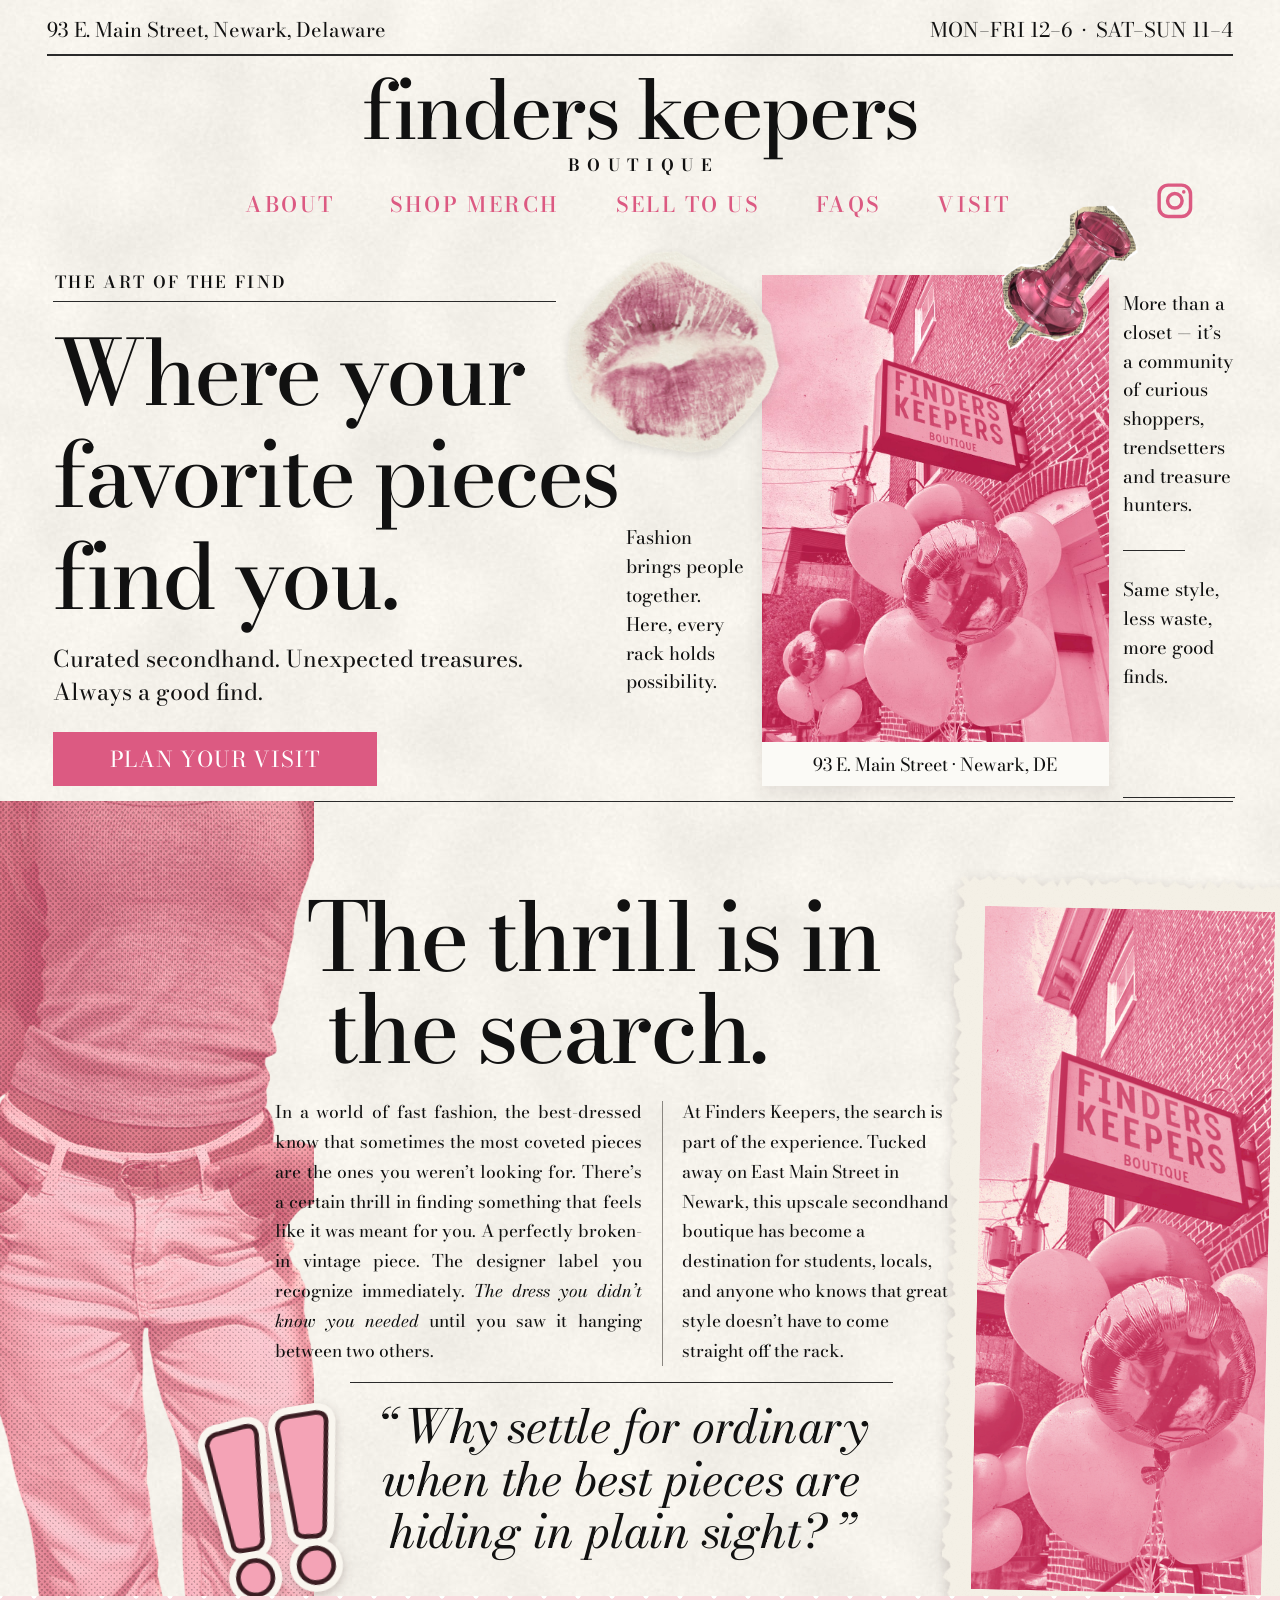
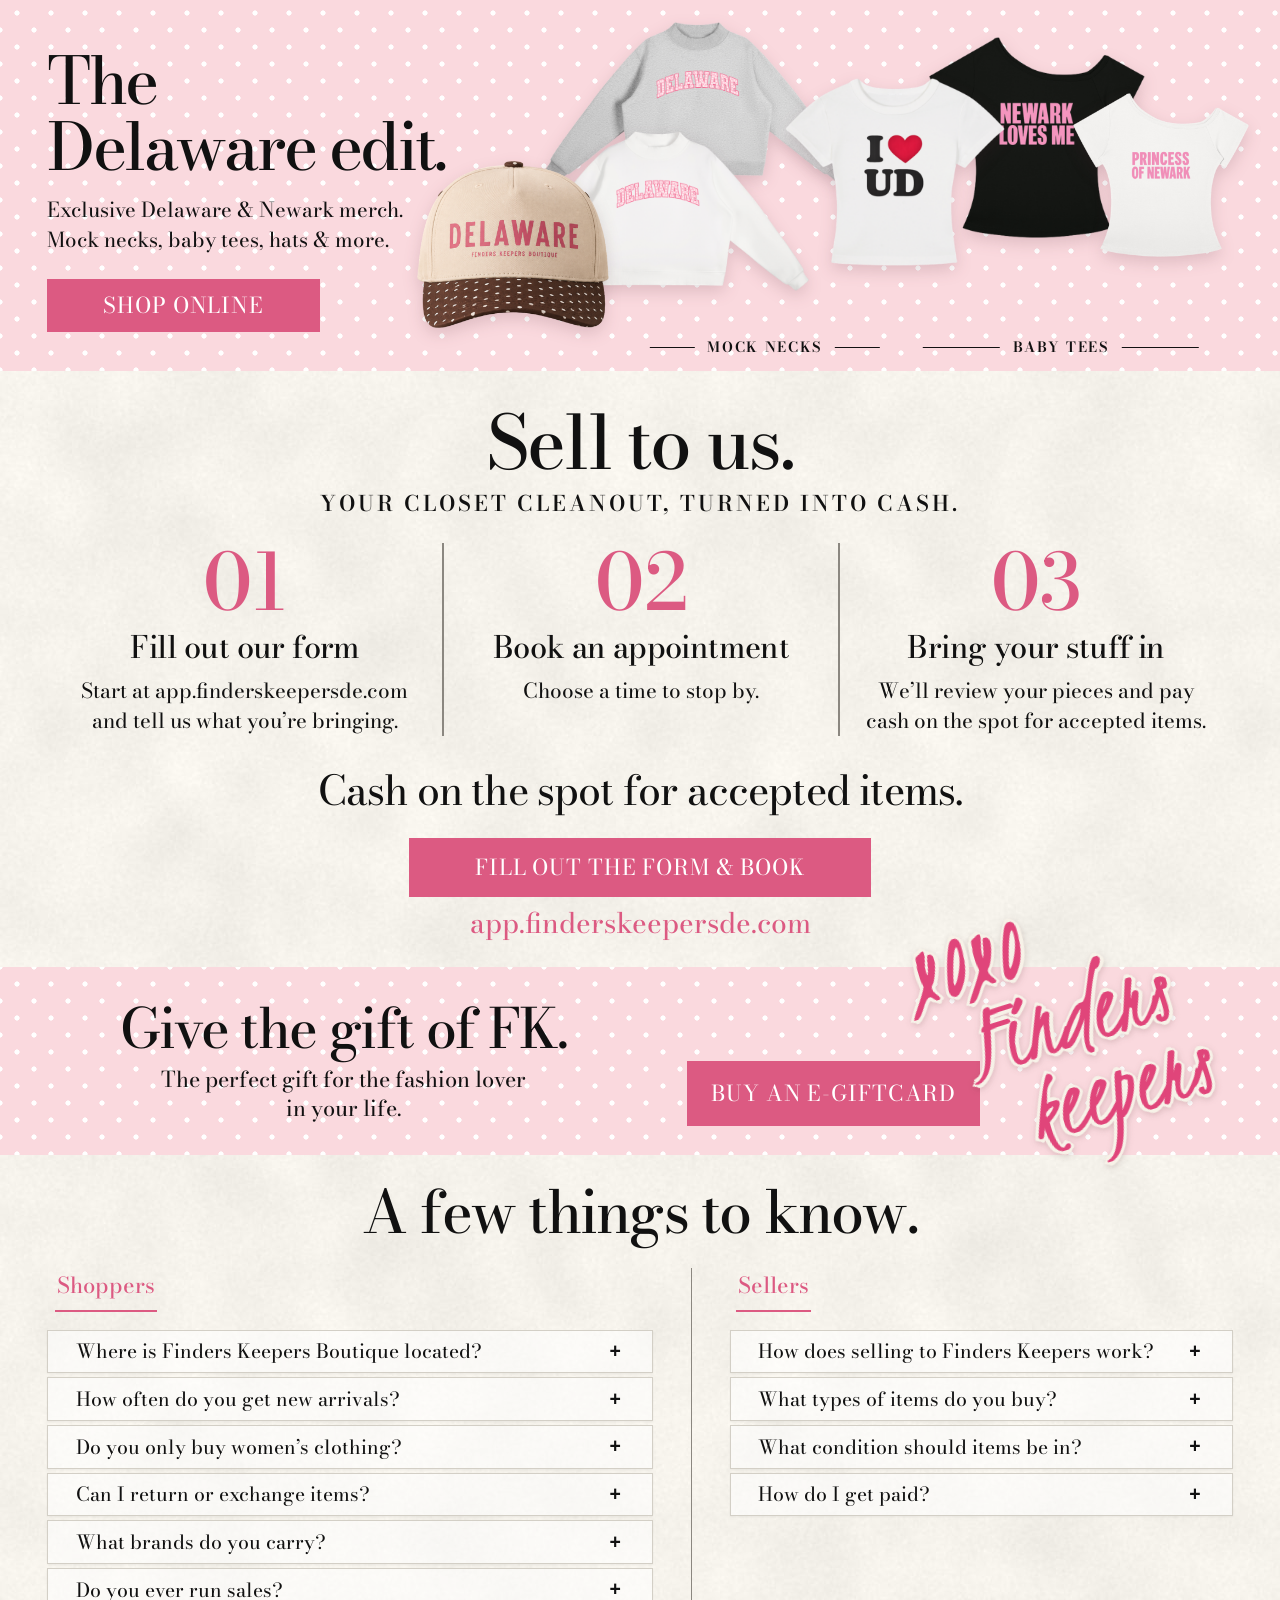
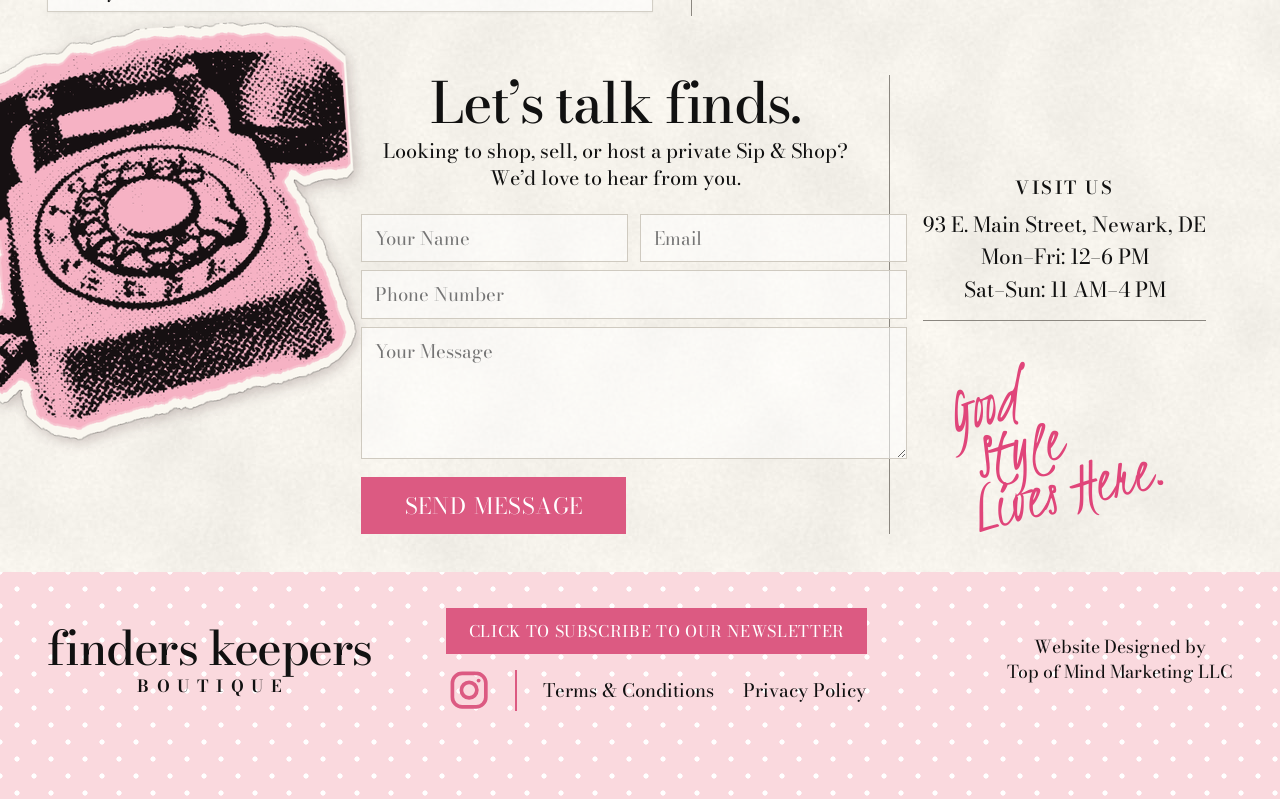
<file: index.html>
<!DOCTYPE html>
<html lang="en">
<head>
  <meta charset="UTF-8">
  <meta name="viewport" content="width=device-width, initial-scale=1">
  <title>Finders Keepers Boutique | Delaware Secondhand Boutique</title>
  <meta name="description" content="Curated secondhand. Unexpected treasures. An upscale secondhand boutique at 93 E. Main Street, Newark, Delaware. Shop, sell, and find your favorite pieces.">
  <link rel="preload" href="assets/fonts/bodoni-moda-latin-opsz-normal.woff2" as="font" type="font/woff2" crossorigin>
  <link rel="icon" type="image/png" href="assets/img/favicon.png">
  <link rel="apple-touch-icon" href="assets/img/apple-touch-icon.png">
  <meta property="og:title" content="Finders Keepers Boutique | Delaware Secondhand Boutique">
  <meta property="og:description" content="Curated secondhand. Unexpected treasures. An upscale secondhand boutique on East Main Street in Newark, Delaware.">
  <meta property="og:image" content="https://www.finderskeepersde.com/assets/img/storefront-hero.jpg">
  <meta property="og:url" content="https://www.finderskeepersde.com/">
  <meta property="og:type" content="website">
  <meta property="og:site_name" content="Finders Keepers Boutique">
  <meta name="twitter:card" content="summary_large_image">
  <link rel="stylesheet" href="styles.css">
</head>
<body>

  <!-- ============ HEADER ============ -->
  <header class="site-header" id="top">
    <div class="wrap">
      <div class="topbar">
        <span>93 E. Main Street, Newark, Delaware</span>
        <span>MON&ndash;FRI 12&ndash;6 &nbsp;&bull;&nbsp; SAT&ndash;SUN 11&ndash;4</span>
      </div>

      <a class="logo" href="#top" aria-label="Finders Keepers Boutique home">
        <span class="logo-main">finders keepers</span>
        <span class="logo-sub">BOUTIQUE</span>
      </a>

      <nav class="nav" aria-label="Main">
        <button class="nav-toggle" aria-expanded="false" aria-controls="nav-links">Menu</button>
        <ul id="nav-links">
          <li><a href="#about">About</a></li>
          <li><a href="#shop-merch">Shop Merch</a></li>
          <li><a href="#sell">Sell to Us</a></li>
          <li><a href="#faqs">FAQs</a></li>
          <li><a href="#visit">Visit</a></li>
        </ul>
        <a class="ig nav-ig" href="https://www.instagram.com/finderskeepersde/" target="_blank" rel="noopener" aria-label="Instagram">
          <svg viewBox="0 0 24 24" aria-hidden="true"><rect x="2.5" y="2.5" width="19" height="19" rx="5.5"/><circle cx="12" cy="12" r="4.4"/><circle cx="17.4" cy="6.6" r="1.1" class="fill"/></svg>
        </a>
      </nav>
    </div>
  </header>

  <main>
    <!-- ============ HERO ============ -->
    <section class="hero wrap" aria-label="Welcome">
      <div class="hero-main">
        <p class="kicker">The Art of the Find</p>
        <h1>Where your<br>favorite pieces<br>find you.</h1>
        <p class="hero-sub">Curated secondhand. Unexpected treasures.<br>Always a good find.</p>
        <a class="btn" href="#visit">Plan Your Visit</a>
      </div>

      <div class="hero-mid">
        <img class="lips" src="assets/img/lips.png" alt="" aria-hidden="true">
        <p>Fashion brings people together. Here, every rack holds possibility.</p>
      </div>

      <figure class="hero-photo">
        <div class="hero-photo-frame">
          <img src="assets/img/storefront-hero.jpg" alt="The Finders Keepers sign on East Main Street with pink balloons">
        </div>
        <img class="pushpin" src="assets/img/pushpin.png" alt="" aria-hidden="true">
        <figcaption>93 E. Main Street &bull; Newark, DE</figcaption>
      </figure>

      <aside class="hero-side">
        <p>More than a closet &mdash; it&rsquo;s a community of curious shoppers, trendsetters and treasure hunters.</p>
        <p>Same style, less waste, more good finds.</p>
      </aside>
    </section>

    <!-- ============ ABOUT / THRILL ============ -->
    <section class="thrill" id="about">
      <div class="wrap thrill-rule"></div>
      <img class="thrill-model" src="assets/img/model-halftone.png" alt="A shopper in a pink tank top and pink jeans">
      <svg class="exclaim" viewBox="0 0 120 130" aria-hidden="true">
        <g class="sticker">
          <path d="M14 12 Q16 5 24 5 L42 3 Q50 3 49 11 L42 82 Q41 88 35 88 L27 88 Q21 88 21 82 Z"/>
          <circle cx="33" cy="108" r="12"/>
          <path d="M64 8 Q65 1 73 1 L92 1 Q100 2 98 10 L86 80 Q85 86 79 86 L71 85 Q65 84 66 78 Z"/>
          <circle cx="76" cy="106" r="12"/>
        </g>
        <g class="ink">
          <path d="M14 12 Q16 5 24 5 L42 3 Q50 3 49 11 L42 82 Q41 88 35 88 L27 88 Q21 88 21 82 Z"/>
          <circle cx="33" cy="108" r="12"/>
          <path d="M64 8 Q65 1 73 1 L92 1 Q100 2 98 10 L86 80 Q85 86 79 86 L71 85 Q65 84 66 78 Z"/>
          <circle cx="76" cy="106" r="12"/>
        </g>
      </svg>
      <img class="thrill-photo" src="assets/img/storefront-torn.png" alt="Pink balloons outside Finders Keepers on East Main Street">

      <div class="thrill-content">
        <h2>The thrill is in<br><span class="indent">the search.</span></h2>
        <div class="thrill-cols">
          <p class="justify">In a world of fast fashion, the best-dressed know that sometimes the most coveted pieces are the ones you weren&rsquo;t looking for. There&rsquo;s a certain thrill in finding something that feels like it was meant for you. A perfectly broken-in vintage piece. The designer label you recognize immediately. <em>The dress you didn&rsquo;t know you needed</em> until you saw it hanging between two others.</p>
          <p>At Finders Keepers, the search is part of the experience. Tucked away on East Main Street in Newark, this upscale secondhand boutique has become a destination for students, locals, and anyone who knows that great style doesn&rsquo;t have to come straight off the rack.</p>
        </div>
        <blockquote>&ldquo;&thinsp;Why settle for ordinary<br>when the best pieces are<br>hiding in plain sight?&thinsp;&rdquo;</blockquote>
      </div>
    </section>

    <!-- ============ MERCH ============ -->
    <section class="band dots merch" id="shop-merch">
      <div class="wrap merch-inner">
        <div class="merch-copy">
          <h2>The<br>Delaware edit.</h2>
          <p>Exclusive Delaware &amp; Newark merch.<br>Mock necks, baby tees, hats &amp; more.</p>
          <a class="btn" href="https://finderskeepersde.square.site/?utm_source=ig&amp;utm_medium=social&amp;utm_content=link_in_bio&amp;fbclid=PAcGRvZgJleHRuA2FlbQIxMQBzcnRjBmFwcF9pZA85MzY2MTk3NDMzOTI0NTkAAaciAVp5B5Ybnl_LLQhvvAS3cVVc0ycmhHpT1KCrEfWZmTlXtAYgoqZNGe7cwg_aem_cEmEUNfE30Ruz-nW2mKk2A&amp;utm_id=97760_v0_s00_e0_tv3" target="_blank" rel="noopener">Shop Online</a>
        </div>
        <div class="merch-collage">
          <img class="m-grey" src="assets/img/merch-mockneck-grey.png" alt="Grey Delaware mock neck sweatshirt">
          <img class="m-white" src="assets/img/merch-mockneck-white.png" alt="White Delaware mock neck sweatshirt">
          <img class="m-hat" src="assets/img/merch-hat.png" alt="Delaware Finders Keepers Boutique hat">
          <img class="m-newark" src="assets/img/merch-tee-newark.png" alt="Black Newark Loves Me baby tee">
          <img class="m-ud" src="assets/img/merch-tee-ud.png" alt="White I heart UD baby tee">
          <img class="m-princess" src="assets/img/merch-tee-princess.png" alt="White Princess of Newark baby tee">
          <span class="m-label m-label-necks">Mock Necks</span>
          <span class="m-label m-label-tees">Baby Tees</span>
        </div>
      </div>
    </section>

    <!-- ============ SELL ============ -->
    <section class="sell wrap" id="sell">
      <h2>Sell to us.</h2>
      <p class="caps-sub">Your closet cleanout, turned into cash.</p>
      <ol class="steps">
        <li>
          <span class="num">01</span>
          <h3>Fill out our form</h3>
          <p>Start at app.finderskeepersde.com <br>and tell us what you&rsquo;re bringing.</p>
        </li>
        <li>
          <span class="num">02</span>
          <h3>Book an appointment</h3>
          <p>Choose a time to stop by.</p>
        </li>
        <li>
          <span class="num">03</span>
          <h3>Bring your stuff in</h3>
          <p>We&rsquo;ll review your pieces and pay <br>cash on the spot for accepted items.</p>
        </li>
      </ol>
      <p class="cash">Cash on the spot for accepted items.</p>
      <a class="btn btn-wide" href="https://app.finderskeepersde.com" target="_blank" rel="noopener">Fill Out the Form &amp; Book</a>
      <a class="app-link" href="https://app.finderskeepersde.com" target="_blank" rel="noopener">app.finderskeepersde.com</a>
    </section>

    <!-- ============ GIFT CARD ============ -->
    <section class="band dots gift" aria-label="Gift cards">
      <div class="wrap gift-inner">
        <div class="gift-copy">
          <h2>Give the gift of FK.</h2>
          <p>The perfect gift for the fashion lover<br>in your life.</p>
        </div>
        <a class="btn" href="https://app.squareup.com/gift/MLAWW9TN3JYXD/order" target="_blank" rel="noopener">Buy an E-Giftcard</a>
        <p class="script xoxo" aria-hidden="true"><b class="x">xoxo</b><br><span>Finders</span><br><span>keepers</span></p>
      </div>
    </section>

    <!-- ============ FAQ ============ -->
    <section class="faq wrap" id="faqs">
      <h2>A few things to know.</h2>
      <div class="faq-cols">
        <div class="faq-col" id="faq-shoppers">
          <h3 class="faq-col-label">Shoppers</h3>
          <details>
            <summary>Where is Finders Keepers Boutique located?</summary>
            <p>Finders Keepers is located right off Main Street in Newark, Delaware, on the University of Delaware campus. We&rsquo;re just a 10-minute drive from the Christiana Mall and offer the perk of tax-free shopping in Delaware.</p>
            <p>Our boutique is also a short drive from Pennsylvania, Maryland, and New Jersey, making us an easy stop for shoppers across the region looking for curated secondhand fashion. We&rsquo;re walkable for UD students, convenient for locals, and worth the trip for anyone who loves a good find.</p>
          </details>
          <details>
            <summary>How often do you get new arrivals?</summary>
            <p>New arrivals hit the floor almost every day. Our inventory moves quickly, especially among students and young professionals looking for trendy, affordable fashion in Newark, DE. To catch the best pieces, stop in often or follow our <a href="https://www.instagram.com/finderskeepersde/" target="_blank" rel="noopener">Instagram</a> for real-time drops, restocks, and try-on hauls.</p>
          </details>
          <details>
            <summary>Do you only buy women&rsquo;s clothing?</summary>
            <p>Our main focus is women&rsquo;s and young contemporary fashion, but we do occasionally offer select unisex and men&rsquo;s pieces when they fit our curated style. Our goal is always to stock items our shoppers love &mdash; stylish, high-quality, and in great condition.</p>
          </details>
          <details>
            <summary>Can I return or exchange items?</summary>
            <p>Because we&rsquo;re a small secondhand boutique, all sales are final. We encourage shoppers to try everything on in-store and ask questions before purchasing &mdash; our team is always happy to help you find the perfect fit.</p>
          </details>
          <details>
            <summary>What brands do you carry?</summary>
            <p>We carry a constantly rotating mix of popular mall brands, boutique labels, and higher-end designers. You&rsquo;ll regularly find favorites like Zara, Aritzia, Lululemon, Free People, Princess Polly, H&amp;M Premium, Anthropologie, and more. Because our inventory is secondhand and curated, no two shopping trips are ever the same &mdash; which is part of the fun!</p>
          </details>
          <details>
            <summary>Do you ever run sales?</summary>
            <p>Yes! While our prices are already curated to be affordable, we occasionally run seasonal sales, student specials, clearance racks, and surprise in-store promotions. Follow us on social media or join our email list so you never miss a deal at Finders Keepers.</p>
          </details>
        </div>
        <div class="faq-col" id="faq-sellers">
          <h3 class="faq-col-label">Sellers</h3>
          <details>
            <summary>How does selling to Finders Keepers work?</summary>
            <p>Want to clean out your closet and get paid cash on the spot? Here&rsquo;s how our buying process works:</p>
            <p><strong>Step 1 &mdash; Submit your list</strong><br>Fill out our <a href="https://app.finderskeepersde.com" target="_blank" rel="noopener">selling form</a>. You&rsquo;ll enter your contact info and list every item you&rsquo;d like to sell &mdash; brand, color, description, size, category, and condition. We require a minimum of 15 pieces per appointment.</p>
            <p><strong>Step 2 &mdash; Book your appointment</strong><br>Select an available appointment time directly on the form. Appointments are required &mdash; we do not accept walk-ins for selling. Keep an eye on our Instagram stories for when new appointment slots drop, and follow us so you never miss one!</p>
            <p><strong>Step 3 &mdash; Bring your items in</strong><br>Come to us at 93 East Main Street, Newark DE at your scheduled time. A member of our team will inspect each item in person for condition and style. We do not accept items with stains, rips, or significant damage.</p>
            <p><strong>Step 4 &mdash; Get paid</strong><br>We&rsquo;ll make you a cash offer on the spot for everything we accept. Items we can&rsquo;t take will be returned to you, or you can choose to donate them.</p>
            <p>Fully booked? Check back soon &mdash; we add new appointment slots regularly and announce them first on our Instagram stories. Follow us at <a href="https://www.instagram.com/finderskeepersde/" target="_blank" rel="noopener">@finderskeepersde</a> so you&rsquo;re always first to know!</p>
          </details>
          <details>
            <summary>What types of items do you buy?</summary>
            <p>We buy trendy, seasonal, and high-quality women&rsquo;s clothing, along with select unisex pieces, formalwear, shoes, and accessories. Popular items include denim, dresses, basics, outerwear, activewear, and modern boutique labels. We prioritize currently in-style fashion that appeals to the University of Delaware community and our regional shoppers from the greater Philadelphia area.</p>
          </details>
          <details>
            <summary>What condition should items be in?</summary>
            <p>We look for items in excellent to like-new condition &mdash; clean, odor-free, and free of stains, rips, fading, excessive wear, and pet hair. Clothing should be freshly washed and ready to go straight onto the sales floor. Pieces should feel current, stylish, and something you&rsquo;d be excited to buy yourself at an upscale secondhand boutique.</p>
          </details>
          <details>
            <summary>How do I get paid?</summary>
            <p>You&rsquo;ll receive cash on the spot for any items we accept &mdash; no waiting, no consigning, no follow-up needed.</p>
          </details>
        </div>
      </div>
    </section>

    <!-- ============ CONTACT ============ -->
    <section class="contact" id="visit">
      <img class="phone" src="assets/img/rotary-phone-halftone.png" alt="" aria-hidden="true">
      <div class="wrap contact-inner">
        <div class="contact-main">
          <h2>Let&rsquo;s talk finds.</h2>
          <p class="contact-sub">Looking to shop, sell, or host a private Sip &amp; Shop? <br>We&rsquo;d love to hear from you.</p>
          <form class="contact-form" action="https://formspree.io/f/mljdbobq" method="POST">
            <label class="sr-only" for="name">Your Name</label>
            <input id="name" name="name" type="text" placeholder="Your Name" required>
            <label class="sr-only" for="email">Email</label>
            <input id="email" name="email" type="email" placeholder="Email" required>
            <label class="sr-only" for="phone">Phone Number</label>
            <input id="phone" name="phone" type="tel" placeholder="Phone Number" autocomplete="tel" required>
            <label class="sr-only" for="message">Your Message</label>
            <textarea id="message" name="message" rows="4" placeholder="Your Message" required></textarea>
            <button class="btn" type="submit">Send Message</button>
          </form>
        </div>
        <div class="visit">
          <h3>Visit Us</h3>
          <p>93 E. Main Street, Newark, DE<br>Mon&ndash;Fri: 12&ndash;6 PM<br>Sat&ndash;Sun: 11 AM&ndash;4 PM</p>
          <p class="script good-style" aria-label="Good Style Lives Here.">Good<br>&nbsp;Style<br>Lives Here.</p>
        </div>
      </div>
    </section>
  </main>

  <!-- ============ FOOTER ============ -->
  <footer class="band dots site-footer">
    <div class="wrap footer-inner">
      <a class="logo logo-footer" href="#top">
        <span class="logo-main">finders keepers</span>
        <span class="logo-sub">BOUTIQUE</span>
      </a>
      <div class="footer-mid">
        <a class="btn btn-newsletter" href="https://squareup.com/customer-programs/enroll/yMfu8EYHCi4G?utm_medium=copied-link&amp;utm_source=online&amp;utm_content=link_in_bio&amp;fbclid=PAcGRvZgJleHRuA2FlbQIxMQBzcnRjBmFwcF9pZA85MzY2MTk3NDMzOTI0NTkAAae2qJK3IWtoDiu1Hi84mT0a8LSzI42Fxkb8s0toFJ_7jivlXXLN8RcSJkQnuQ_aem_7HNwLlh6vHoEHiD8mtxjhg" target="_blank" rel="noopener">Click to Subscribe to Our Newsletter</a>
        <div class="footer-links">
        <a class="ig" href="https://www.instagram.com/finderskeepersde/" target="_blank" rel="noopener" aria-label="Instagram">
          <svg viewBox="0 0 24 24" aria-hidden="true"><rect x="2.5" y="2.5" width="19" height="19" rx="5.5"/><circle cx="12" cy="12" r="4.4"/><circle cx="17.4" cy="6.6" r="1.1" class="fill"/></svg>
        </a>
        <span class="vbar" aria-hidden="true"></span>
        <a href="terms.html">Terms &amp; Conditions</a>
        <a href="privacy.html">Privacy Policy</a>
      </div>
      </div>
      <p class="credit">Website Designed by<br><a href="https://www.topofmindmarketing.com" target="_blank" rel="noopener">Top of Mind Marketing LLC</a></p>
    </div>
  </footer>

  <script src="script.js"></script>
</body>
</html>
</file>
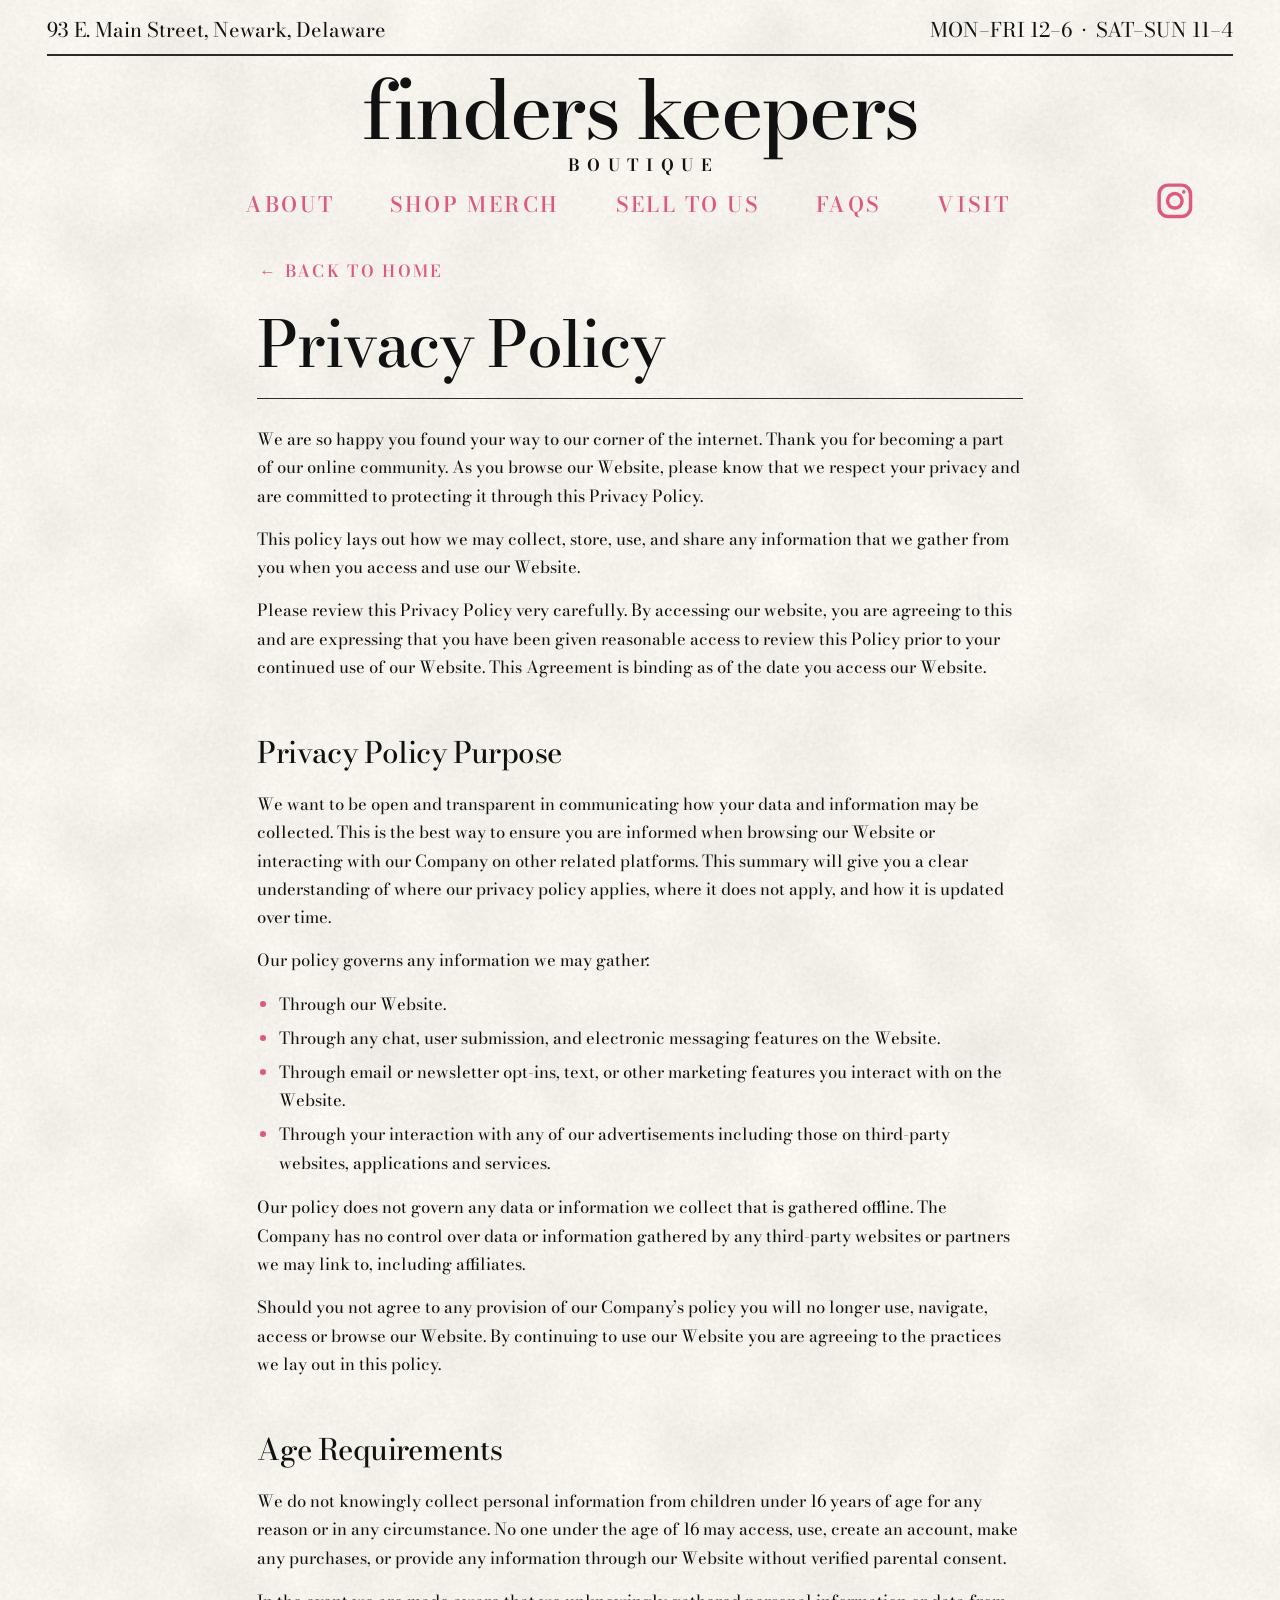
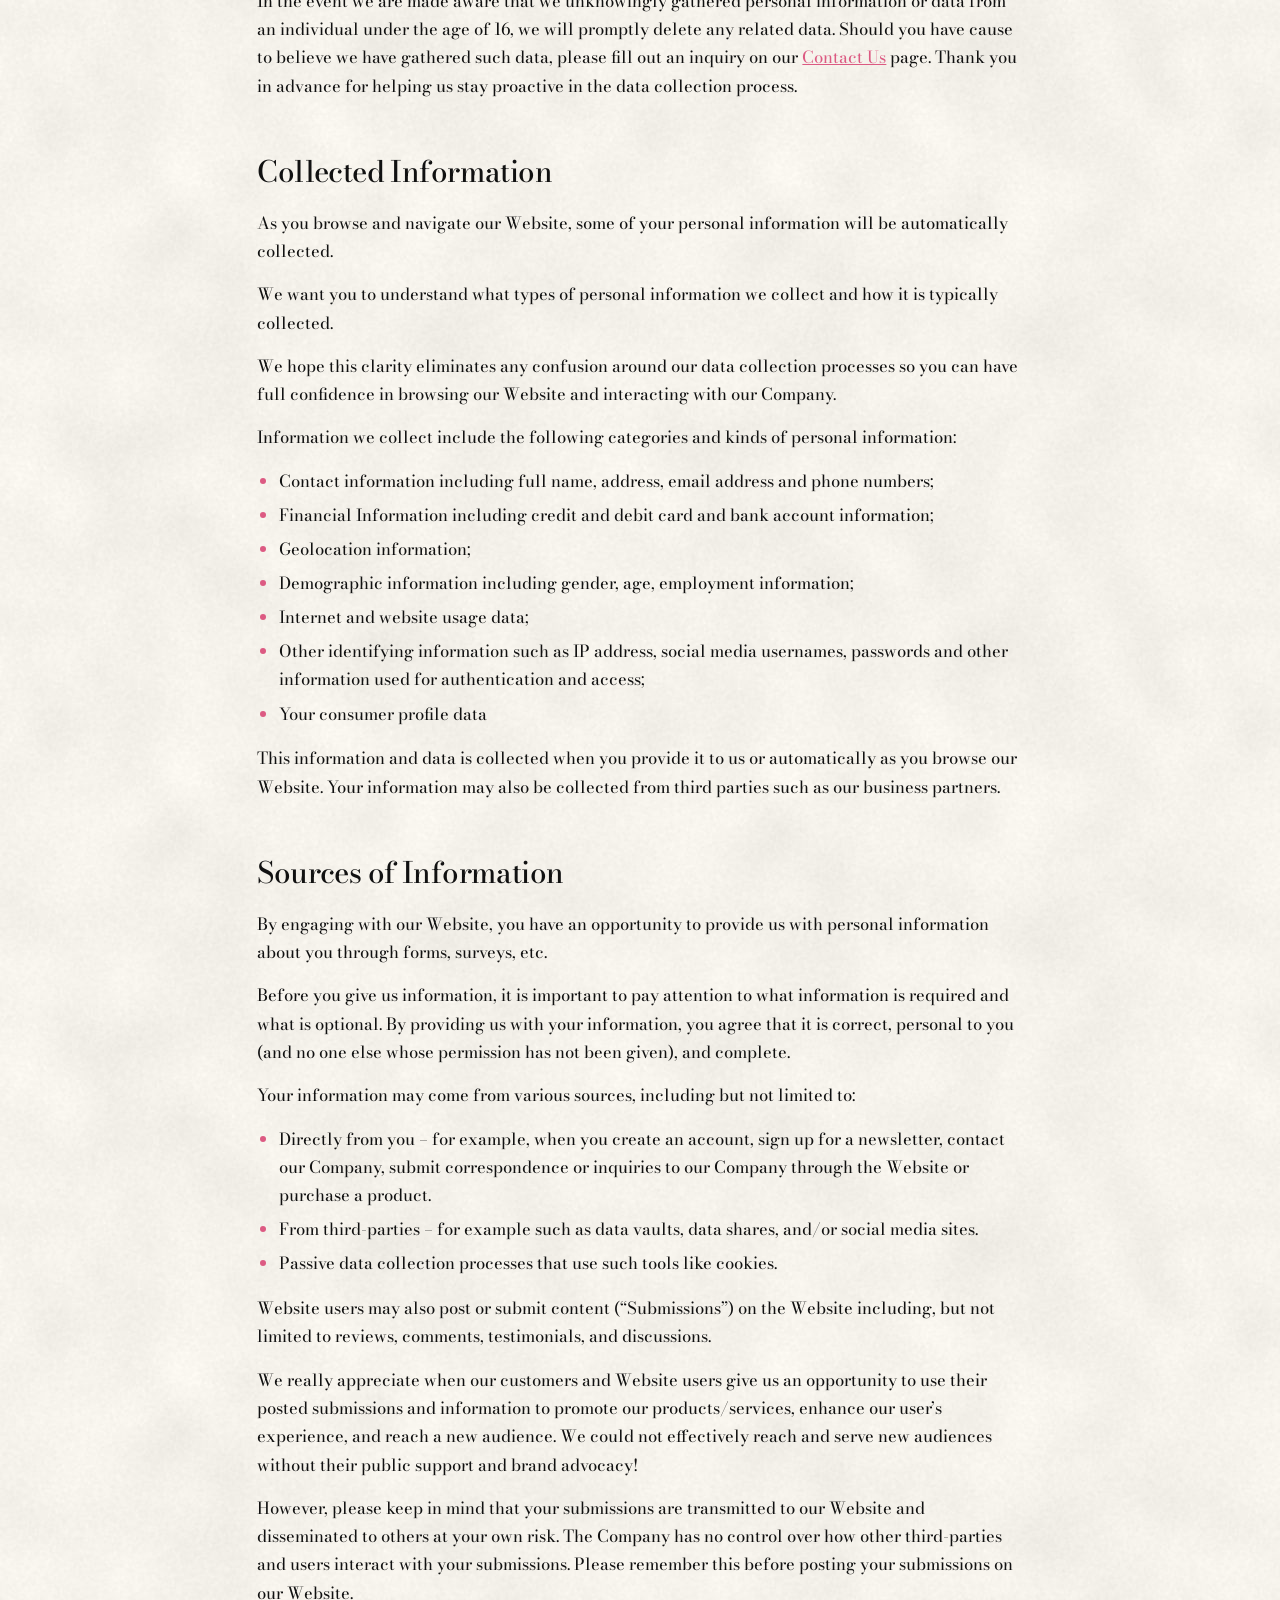
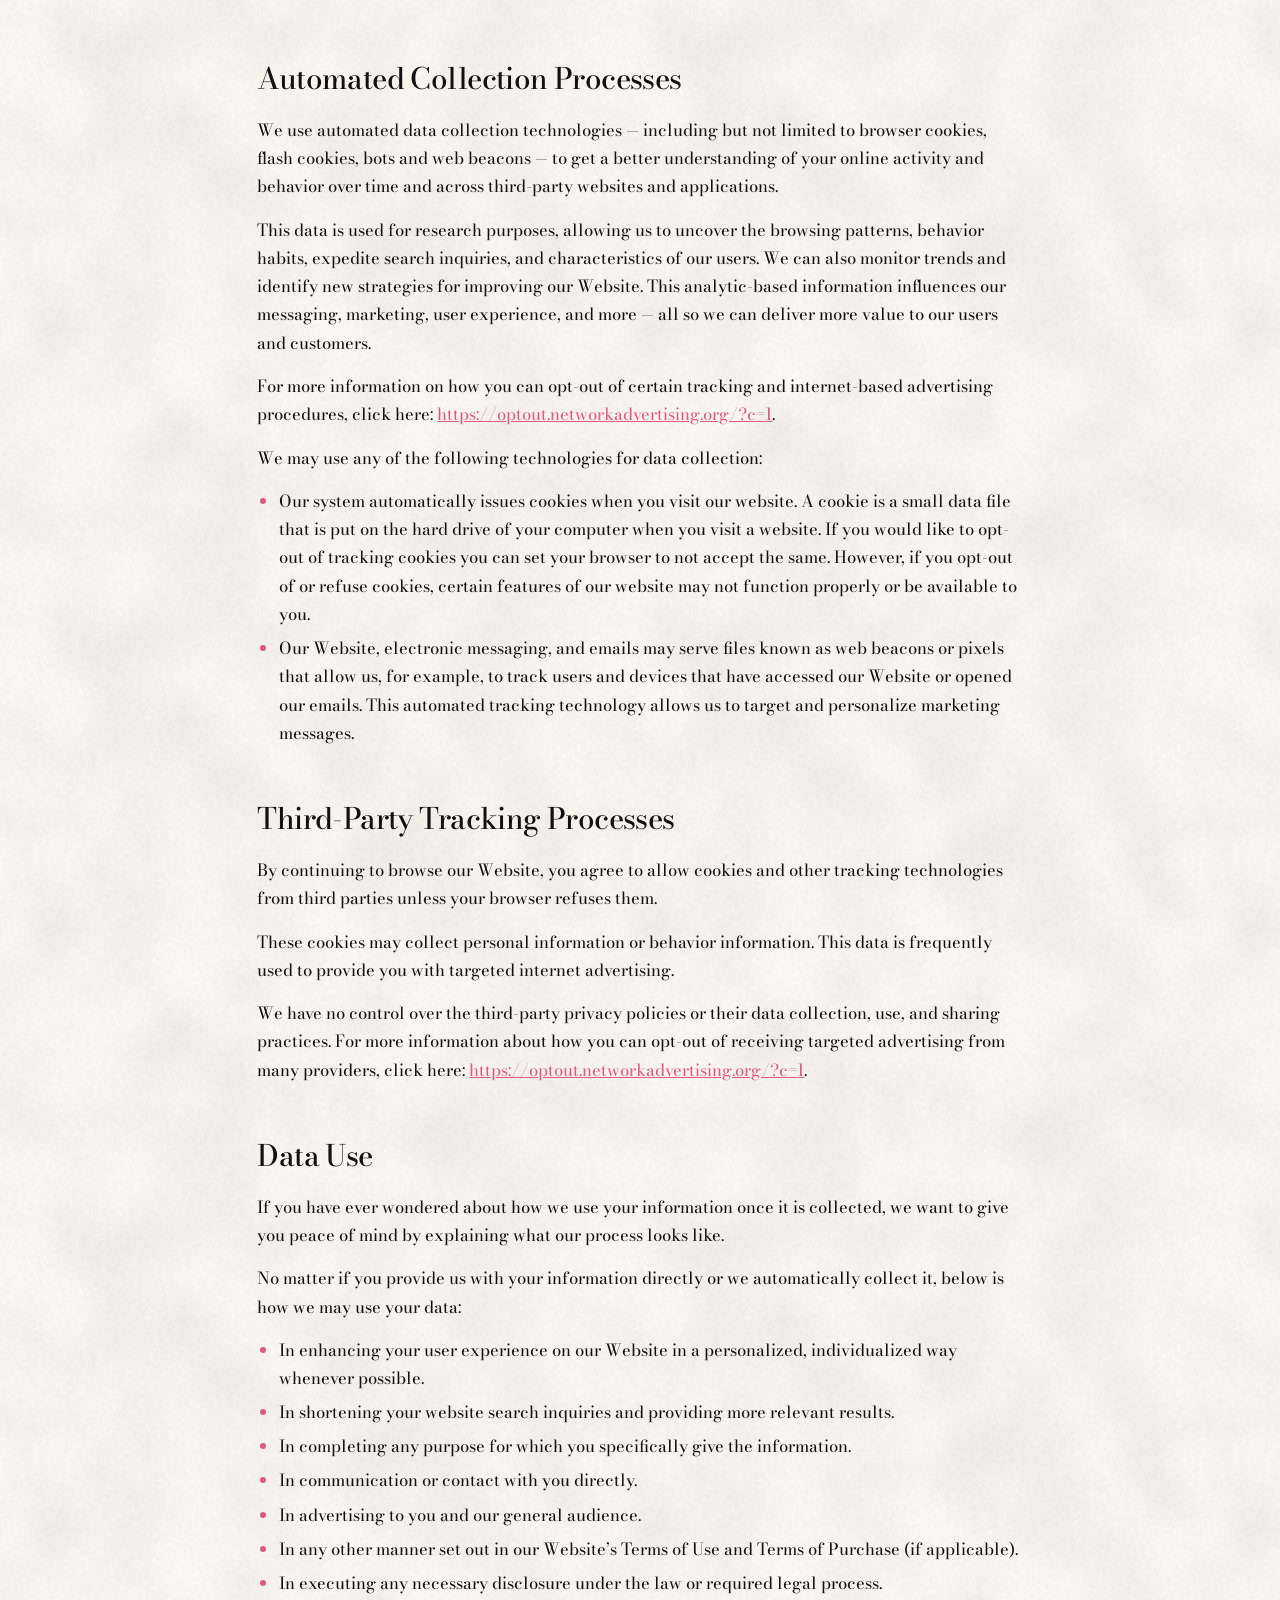
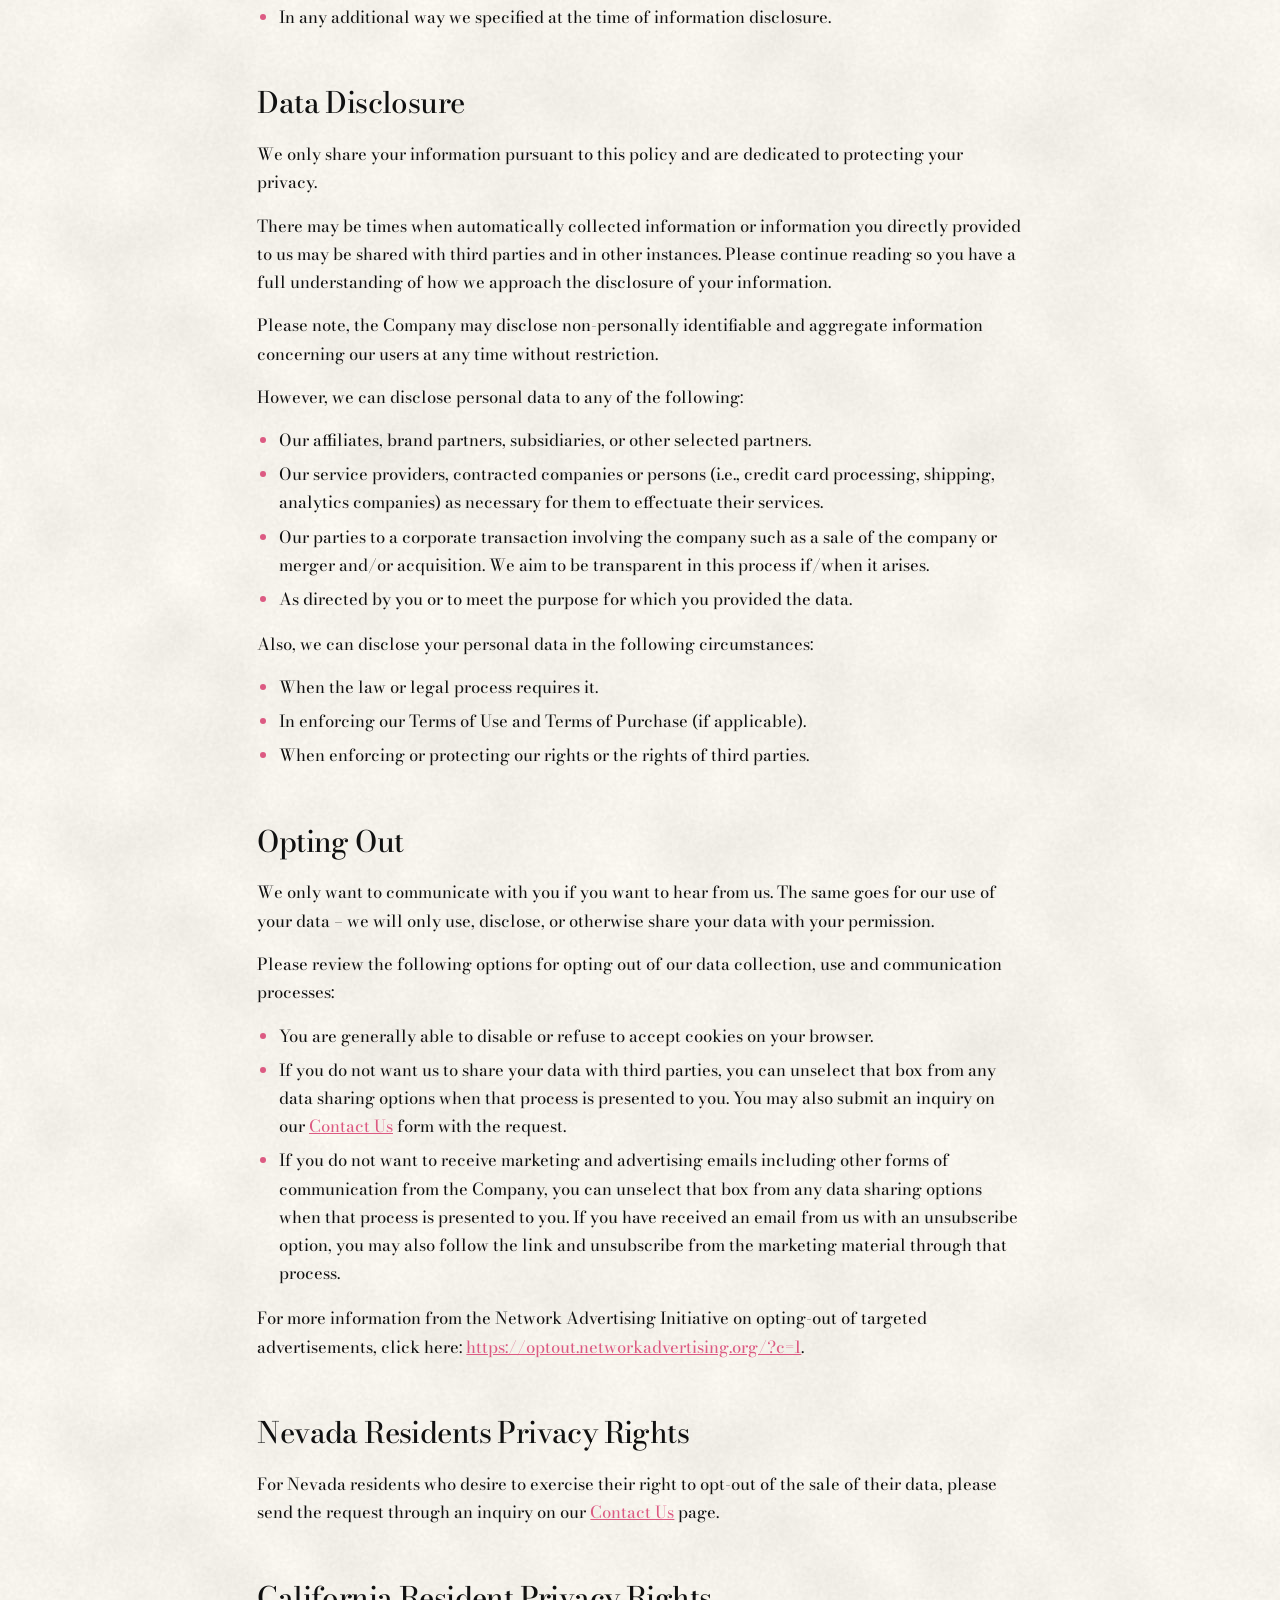
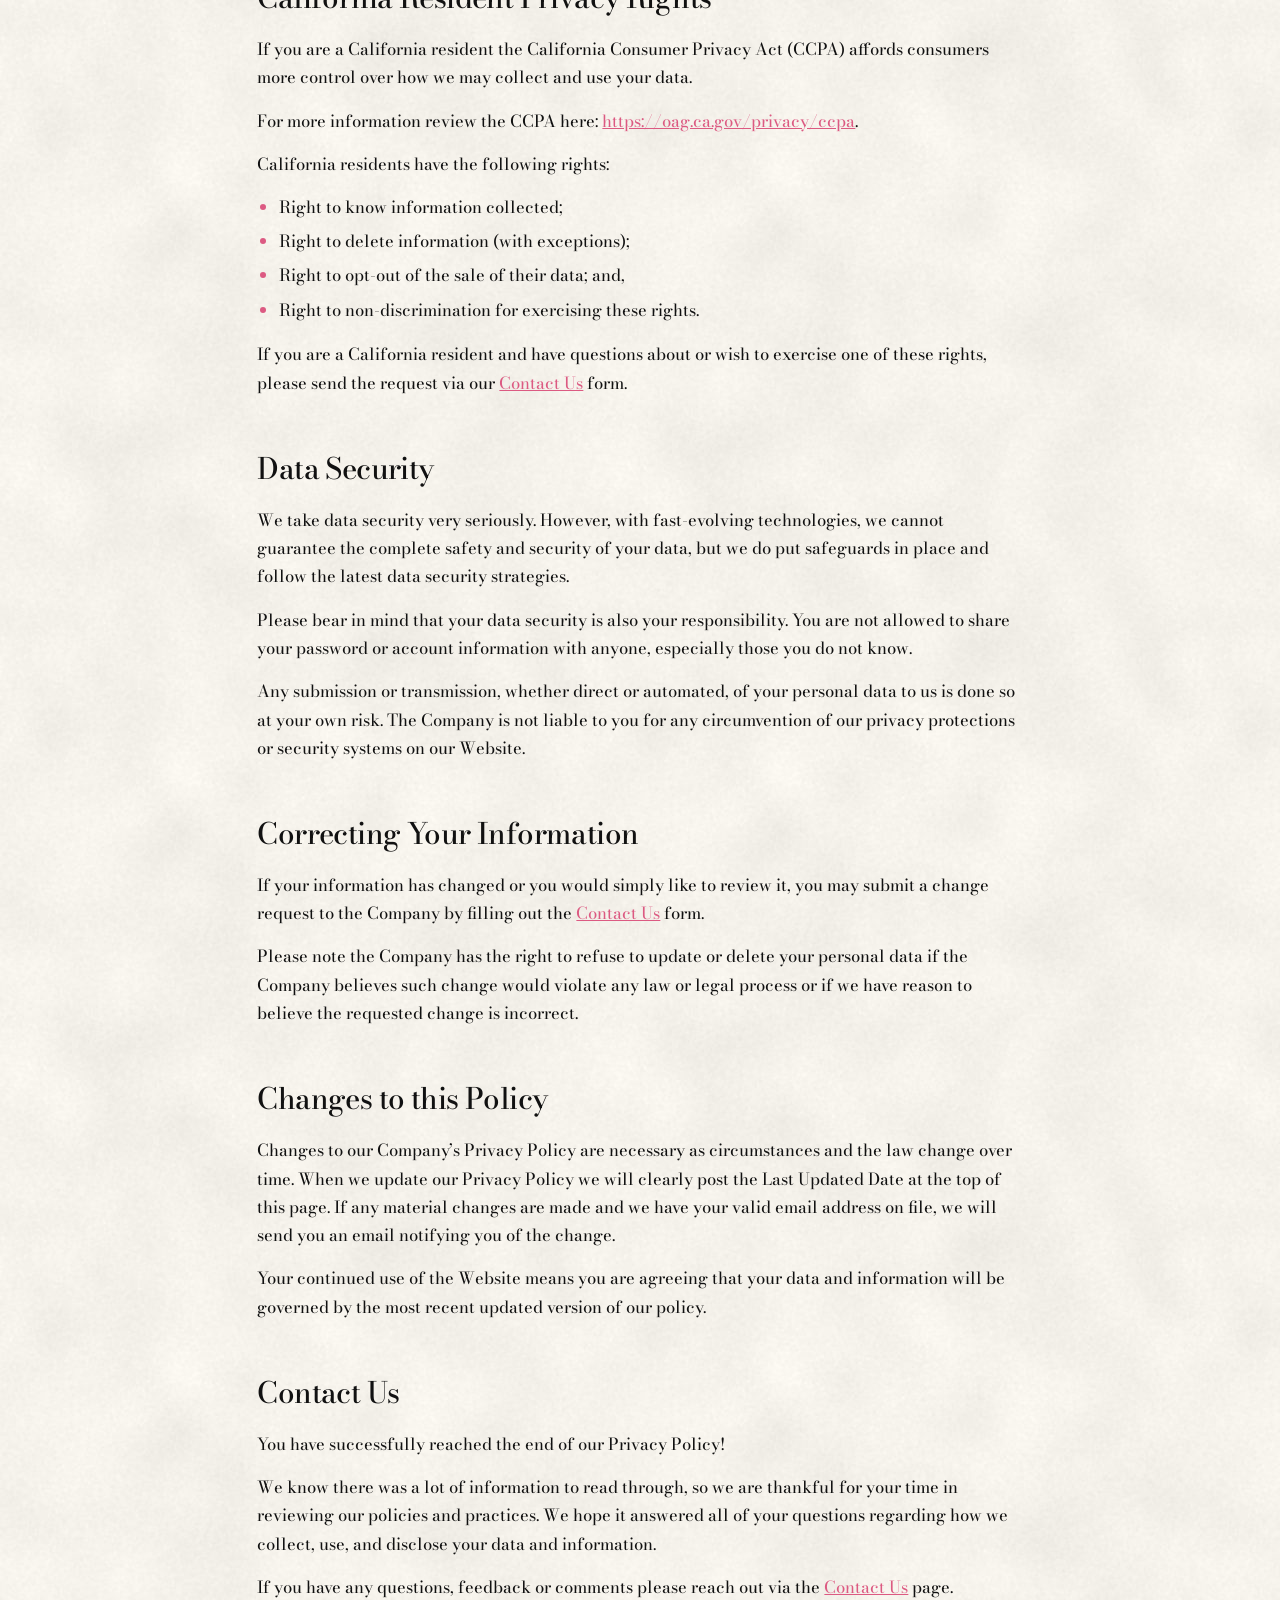
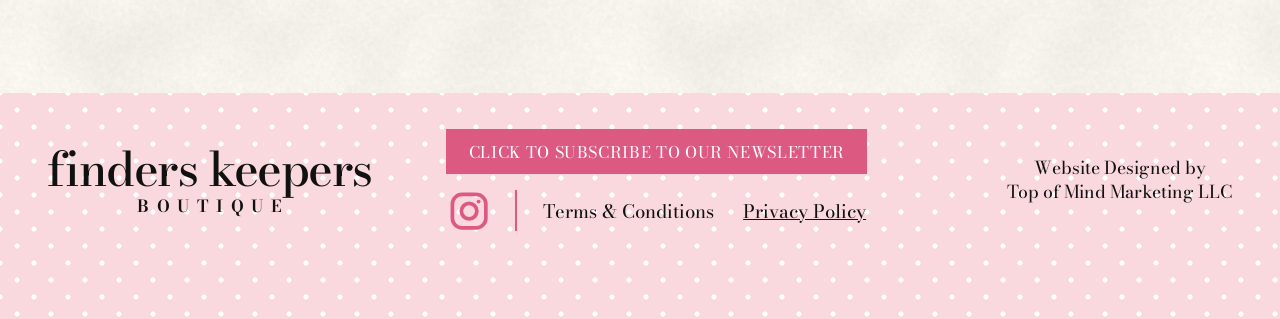
<file: privacy.html>
<!DOCTYPE html>
<html lang="en">
<head>
  <meta charset="UTF-8">
  <meta name="viewport" content="width=device-width, initial-scale=1">
  <title>Privacy Policy | Finders Keepers Boutique</title>
  <meta name="description" content="Privacy Policy for Finders Keepers Boutique, 93 E. Main Street, Newark, Delaware.">
  <link rel="icon" type="image/png" href="assets/img/favicon.png">
  <link rel="apple-touch-icon" href="assets/img/apple-touch-icon.png">
  <link rel="stylesheet" href="styles.css">
</head>
<body>

  <header class="site-header" id="top">
    <div class="wrap">
      <div class="topbar">
        <span>93 E. Main Street, Newark, Delaware</span>
        <span>MON&ndash;FRI 12&ndash;6 &nbsp;&bull;&nbsp; SAT&ndash;SUN 11&ndash;4</span>
      </div>

      <a class="logo" href="./" aria-label="Finders Keepers Boutique home">
        <span class="logo-main">finders keepers</span>
        <span class="logo-sub">BOUTIQUE</span>
      </a>

      <nav class="nav" aria-label="Main">
        <button class="nav-toggle" aria-expanded="false" aria-controls="nav-links">Menu</button>
        <ul id="nav-links">
          <li><a href="./#about">About</a></li>
          <li><a href="./#shop-merch">Shop Merch</a></li>
          <li><a href="./#sell">Sell to Us</a></li>
          <li><a href="./#faqs">FAQs</a></li>
          <li><a href="./#visit">Visit</a></li>
        </ul>
        <a class="ig nav-ig" href="https://www.instagram.com/finderskeepersde/" target="_blank" rel="noopener" aria-label="Instagram">
          <svg viewBox="0 0 24 24" aria-hidden="true"><rect x="2.5" y="2.5" width="19" height="19" rx="5.5"/><circle cx="12" cy="12" r="4.4"/><circle cx="17.4" cy="6.6" r="1.1" class="fill"/></svg>
        </a>
      </nav>
    </div>
  </header>

  <main class="legal wrap">
    <p class="kicker legal-kicker"><a href="./">&larr; Back to home</a></p>
    <h1>Privacy Policy</h1>
    <article class="legal-body">
        <p>We are so happy you found your way to our corner of the internet. Thank you for becoming a part of our online community. As you browse our Website, please know that we respect your privacy and are committed to protecting it through this Privacy Policy.</p>
        <p>This policy lays out how we may collect, store, use, and share any information that we gather from you when you access and use our Website.</p>
        <p>Please review this Privacy Policy very carefully. By accessing our website, you are agreeing to this and are expressing that you have been given reasonable access to review this Policy prior to your continued use of our Website. This Agreement is binding as of the date you access our Website.</p>
        <h2>Privacy Policy Purpose</h2>
        <p>We want to be open and transparent in communicating how your data and information may be collected. This is the best way to ensure you are informed when browsing our Website or interacting with our Company on other related platforms. This summary will give you a clear understanding of where our privacy policy applies, where it does not apply, and how it is updated over time.</p>
        <p>Our policy governs any information we may gather:</p>
        <ul>
          <li>Through our Website.</li>
          <li>Through any chat, user submission, and electronic messaging features on the Website.</li>
          <li>Through email or newsletter opt-ins, text, or other marketing features you interact with on the Website.</li>
          <li>Through your interaction with any of our advertisements including those on third-party websites, applications and services.</li>
        </ul>
        <p>Our policy does not govern any data or information we collect that is gathered offline. The Company has no control over data or information gathered by any third-party websites or partners we may link to, including affiliates.</p>
        <p>Should you not agree to any provision of our Company&rsquo;s policy you will no longer use, navigate, access or browse our Website. By continuing to use our Website you are agreeing to the practices we lay out in this policy.</p>
        <h2>Age Requirements</h2>
        <p>We do not knowingly collect personal information from children under 16 years of age for any reason or in any circumstance. No one under the age of 16 may access, use, create an account, make any purchases, or provide any information through our Website without verified parental consent.</p>
        <p>In the event we are made aware that we unknowingly gathered personal information or data from an individual under the age of 16, we will promptly delete any related data. Should you have cause to believe we have gathered such data, please fill out an inquiry on our <a href="./#visit">Contact Us</a> page. Thank you in advance for helping us stay proactive in the data collection process.</p>
        <h2>Collected Information</h2>
        <p>As you browse and navigate our Website, some of your personal information will be automatically collected.</p>
        <p>We want you to understand what types of personal information we collect and how it is typically collected.</p>
        <p>We hope this clarity eliminates any confusion around our data collection processes so you can have full confidence in browsing our Website and interacting with our Company.</p>
        <p>Information we collect include the following categories and kinds of personal information:</p>
        <ul>
          <li>Contact information including full name, address, email address and phone numbers;</li>
          <li>Financial Information including credit and debit card and bank account information;</li>
          <li>Geolocation information;</li>
          <li>Demographic information including gender, age, employment information;</li>
          <li>Internet and website usage data;</li>
          <li>Other identifying information such as IP address, social media usernames, passwords and other information used for authentication and access;</li>
          <li>Your consumer profile data</li>
        </ul>
        <p>This information and data is collected when you provide it to us or automatically as you browse our Website. Your information may also be collected from third parties such as our business partners.</p>
        <h2>Sources of Information</h2>
        <p>By engaging with our Website, you have an opportunity to provide us with personal information about you through forms, surveys, etc.</p>
        <p>Before you give us information, it is important to pay attention to what information is required and what is optional. By providing us with your information, you agree that it is correct, personal to you (and no one else whose permission has not been given), and complete.</p>
        <p>Your information may come from various sources, including but not limited to:</p>
        <ul>
          <li>Directly from you &ndash; for example, when you create an account, sign up for a newsletter, contact our Company, submit correspondence or inquiries to our Company through the Website or purchase a product.</li>
          <li>From third-parties &ndash; for example such as data vaults, data shares, and/or social media sites.</li>
          <li>Passive data collection processes that use such tools like cookies.</li>
        </ul>
        <p>Website users may also post or submit content (&ldquo;Submissions&rdquo;) on the Website including, but not limited to reviews, comments, testimonials, and discussions.</p>
        <p>We really appreciate when our customers and Website users give us an opportunity to use their posted submissions and information to promote our products/services, enhance our user&rsquo;s experience, and reach a new audience. We could not effectively reach and serve new audiences without their public support and brand advocacy!</p>
        <p>However, please keep in mind that your submissions are transmitted to our Website and disseminated to others at your own risk. The Company has no control over how other third-parties and users interact with your submissions. Please remember this before posting your submissions on our Website.</p>
        <h2>Automated Collection Processes</h2>
        <p>We use automated data collection technologies &mdash; including but not limited to browser cookies, flash cookies, bots and web beacons &mdash; to get a better understanding of your online activity and behavior over time and across third-party websites and applications.</p>
        <p>This data is used for research purposes, allowing us to uncover the browsing patterns, behavior habits, expedite search inquiries, and characteristics of our users. We can also monitor trends and identify new strategies for improving our Website. This analytic-based information influences our messaging, marketing, user experience, and more &mdash; all so we can deliver more value to our users and customers.</p>
        <p>For more information on how you can opt-out of certain tracking and internet-based advertising procedures, click here: <a href="https://optout.networkadvertising.org/?c=1" target="_blank" rel="noopener">https://optout.networkadvertising.org/?c=1</a>.</p>
        <p>We may use any of the following technologies for data collection:</p>
        <ul>
          <li>Our system automatically issues cookies when you visit our website. A cookie is a small data file that is put on the hard drive of your computer when you visit a website. If you would like to opt-out of tracking cookies you can set your browser to not accept the same. However, if you opt-out of or refuse cookies, certain features of our website may not function properly or be available to you.</li>
          <li>Our Website, electronic messaging, and emails may serve files known as web beacons or pixels that allow us, for example, to track users and devices that have accessed our Website or opened our emails. This automated tracking technology allows us to target and personalize marketing messages.</li>
        </ul>
        <h2>Third-Party Tracking Processes</h2>
        <p>By continuing to browse our Website, you agree to allow cookies and other tracking technologies from third parties unless your browser refuses them.</p>
        <p>These cookies may collect personal information or behavior information. This data is frequently used to provide you with targeted internet advertising.</p>
        <p>We have no control over the third-party privacy policies or their data collection, use, and sharing practices. For more information about how you can opt-out of receiving targeted advertising from many providers, click here: <a href="https://optout.networkadvertising.org/?c=1" target="_blank" rel="noopener">https://optout.networkadvertising.org/?c=1</a>.</p>
        <h2>Data Use</h2>
        <p>If you have ever wondered about how we use your information once it is collected, we want to give you peace of mind by explaining what our process looks like.</p>
        <p>No matter if you provide us with your information directly or we automatically collect it, below is how we may use your data:</p>
        <ul>
          <li>In enhancing your user experience on our Website in a personalized, individualized way whenever possible.</li>
          <li>In shortening your website search inquiries and providing more relevant results.</li>
          <li>In completing any purpose for which you specifically give the information.</li>
          <li>In communication or contact with you directly.</li>
          <li>In advertising to you and our general audience.</li>
          <li>In any other manner set out in our Website&rsquo;s Terms of Use and Terms of Purchase (if applicable).</li>
          <li>In executing any necessary disclosure under the law or required legal process.</li>
          <li>In any additional way we specified at the time of information disclosure.</li>
        </ul>
        <h2>Data Disclosure</h2>
        <p>We only share your information pursuant to this policy and are dedicated to protecting your privacy.</p>
        <p>There may be times when automatically collected information or information you directly provided to us may be shared with third parties and in other instances. Please continue reading so you have a full understanding of how we approach the disclosure of your information.</p>
        <p>Please note, the Company may disclose non-personally identifiable and aggregate information concerning our users at any time without restriction.</p>
        <p>However, we can disclose personal data to any of the following:</p>
        <ul>
          <li>Our affiliates, brand partners, subsidiaries, or other selected partners.</li>
          <li>Our service providers, contracted companies or persons (i.e., credit card processing, shipping, analytics companies) as necessary for them to effectuate their services.</li>
          <li>Our parties to a corporate transaction involving the company such as a sale of the company or merger and/or acquisition. We aim to be transparent in this process if/when it arises.</li>
          <li>As directed by you or to meet the purpose for which you provided the data.</li>
        </ul>
        <p>Also, we can disclose your personal data in the following circumstances:</p>
        <ul>
          <li>When the law or legal process requires it.</li>
          <li>In enforcing our Terms of Use and Terms of Purchase (if applicable).</li>
          <li>When enforcing or protecting our rights or the rights of third parties.</li>
        </ul>
        <h2>Opting Out</h2>
        <p>We only want to communicate with you if you want to hear from us. The same goes for our use of your data &ndash; we will only use, disclose, or otherwise share your data with your permission.</p>
        <p>Please review the following options for opting out of our data collection, use and communication processes:</p>
        <ul>
          <li>You are generally able to disable or refuse to accept cookies on your browser.</li>
          <li>If you do not want us to share your data with third parties, you can unselect that box from any data sharing options when that process is presented to you. You may also submit an inquiry on our <a href="./#visit">Contact Us</a> form with the request.</li>
          <li>If you do not want to receive marketing and advertising emails including other forms of communication from the Company, you can unselect that box from any data sharing options when that process is presented to you. If you have received an email from us with an unsubscribe option, you may also follow the link and unsubscribe from the marketing material through that process.</li>
        </ul>
        <p>For more information from the Network Advertising Initiative on opting-out of targeted advertisements, click here: <a href="https://optout.networkadvertising.org/?c=1" target="_blank" rel="noopener">https://optout.networkadvertising.org/?c=1</a>.</p>
        <h2>Nevada Residents Privacy Rights</h2>
        <p>For Nevada residents who desire to exercise their right to opt-out of the sale of their data, please send the request through an inquiry on our <a href="./#visit">Contact Us</a> page.</p>
        <h2>California Resident Privacy Rights</h2>
        <p>If you are a California resident the California Consumer Privacy Act (CCPA) affords consumers more control over how we may collect and use your data.</p>
        <p>For more information review the CCPA here: <a href="https://oag.ca.gov/privacy/ccpa" target="_blank" rel="noopener">https://oag.ca.gov/privacy/ccpa</a>.</p>
        <p>California residents have the following rights:</p>
        <ul>
          <li>Right to know information collected;</li>
          <li>Right to delete information (with exceptions);</li>
          <li>Right to opt-out of the sale of their data; and,</li>
          <li>Right to non-discrimination for exercising these rights.</li>
        </ul>
        <p>If you are a California resident and have questions about or wish to exercise one of these rights, please send the request via our <a href="./#visit">Contact Us</a> form.</p>
        <h2>Data Security</h2>
        <p>We take data security very seriously. However, with fast-evolving technologies, we cannot guarantee the complete safety and security of your data, but we do put safeguards in place and follow the latest data security strategies.</p>
        <p>Please bear in mind that your data security is also your responsibility. You are not allowed to share your password or account information with anyone, especially those you do not know.</p>
        <p>Any submission or transmission, whether direct or automated, of your personal data to us is done so at your own risk. The Company is not liable to you for any circumvention of our privacy protections or security systems on our Website.</p>
        <h2>Correcting Your Information</h2>
        <p>If your information has changed or you would simply like to review it, you may submit a change request to the Company by filling out the <a href="./#visit">Contact Us</a> form.</p>
        <p>Please note the Company has the right to refuse to update or delete your personal data if the Company believes such change would violate any law or legal process or if we have reason to believe the requested change is incorrect.</p>
        <h2>Changes to this Policy</h2>
        <p>Changes to our Company&rsquo;s Privacy Policy are necessary as circumstances and the law change over time. When we update our Privacy Policy we will clearly post the Last Updated Date at the top of this page. If any material changes are made and we have your valid email address on file, we will send you an email notifying you of the change.</p>
        <p>Your continued use of the Website means you are agreeing that your data and information will be governed by the most recent updated version of our policy.</p>
        <h2>Contact Us</h2>
        <p>You have successfully reached the end of our Privacy Policy!</p>
        <p>We know there was a lot of information to read through, so we are thankful for your time in reviewing our policies and practices. We hope it answered all of your questions regarding how we collect, use, and disclose your data and information.</p>
        <p>If you have any questions, feedback or comments please reach out via the <a href="./#visit">Contact Us</a> page.</p>
    </article>
  </main>

  <footer class="band dots site-footer">
    <div class="wrap footer-inner">
      <a class="logo logo-footer" href="./">
        <span class="logo-main">finders keepers</span>
        <span class="logo-sub">BOUTIQUE</span>
      </a>
      <div class="footer-mid">
        <a class="btn btn-newsletter" href="https://squareup.com/customer-programs/enroll/yMfu8EYHCi4G?utm_medium=copied-link&amp;utm_source=online&amp;utm_content=link_in_bio&amp;fbclid=PAcGRvZgJleHRuA2FlbQIxMQBzcnRjBmFwcF9pZA85MzY2MTk3NDMzOTI0NTkAAae2qJK3IWtoDiu1Hi84mT0a8LSzI42Fxkb8s0toFJ_7jivlXXLN8RcSJkQnuQ_aem_7HNwLlh6vHoEHiD8mtxjhg" target="_blank" rel="noopener">Click to Subscribe to Our Newsletter</a>
        <div class="footer-links">
        <a class="ig" href="https://www.instagram.com/finderskeepersde/" target="_blank" rel="noopener" aria-label="Instagram">
          <svg viewBox="0 0 24 24" aria-hidden="true"><rect x="2.5" y="2.5" width="19" height="19" rx="5.5"/><circle cx="12" cy="12" r="4.4"/><circle cx="17.4" cy="6.6" r="1.1" class="fill"/></svg>
        </a>
        <span class="vbar" aria-hidden="true"></span>
        <a href="terms.html">Terms &amp; Conditions</a>
        <a href="privacy.html" aria-current="page">Privacy Policy</a>
      </div>
      </div>
      <p class="credit">Website Designed by<br><a href="https://www.topofmindmarketing.com" target="_blank" rel="noopener">Top of Mind Marketing LLC</a></p>
    </div>
  </footer>

  <script src="script.js"></script>
</body>
</html>
</file>
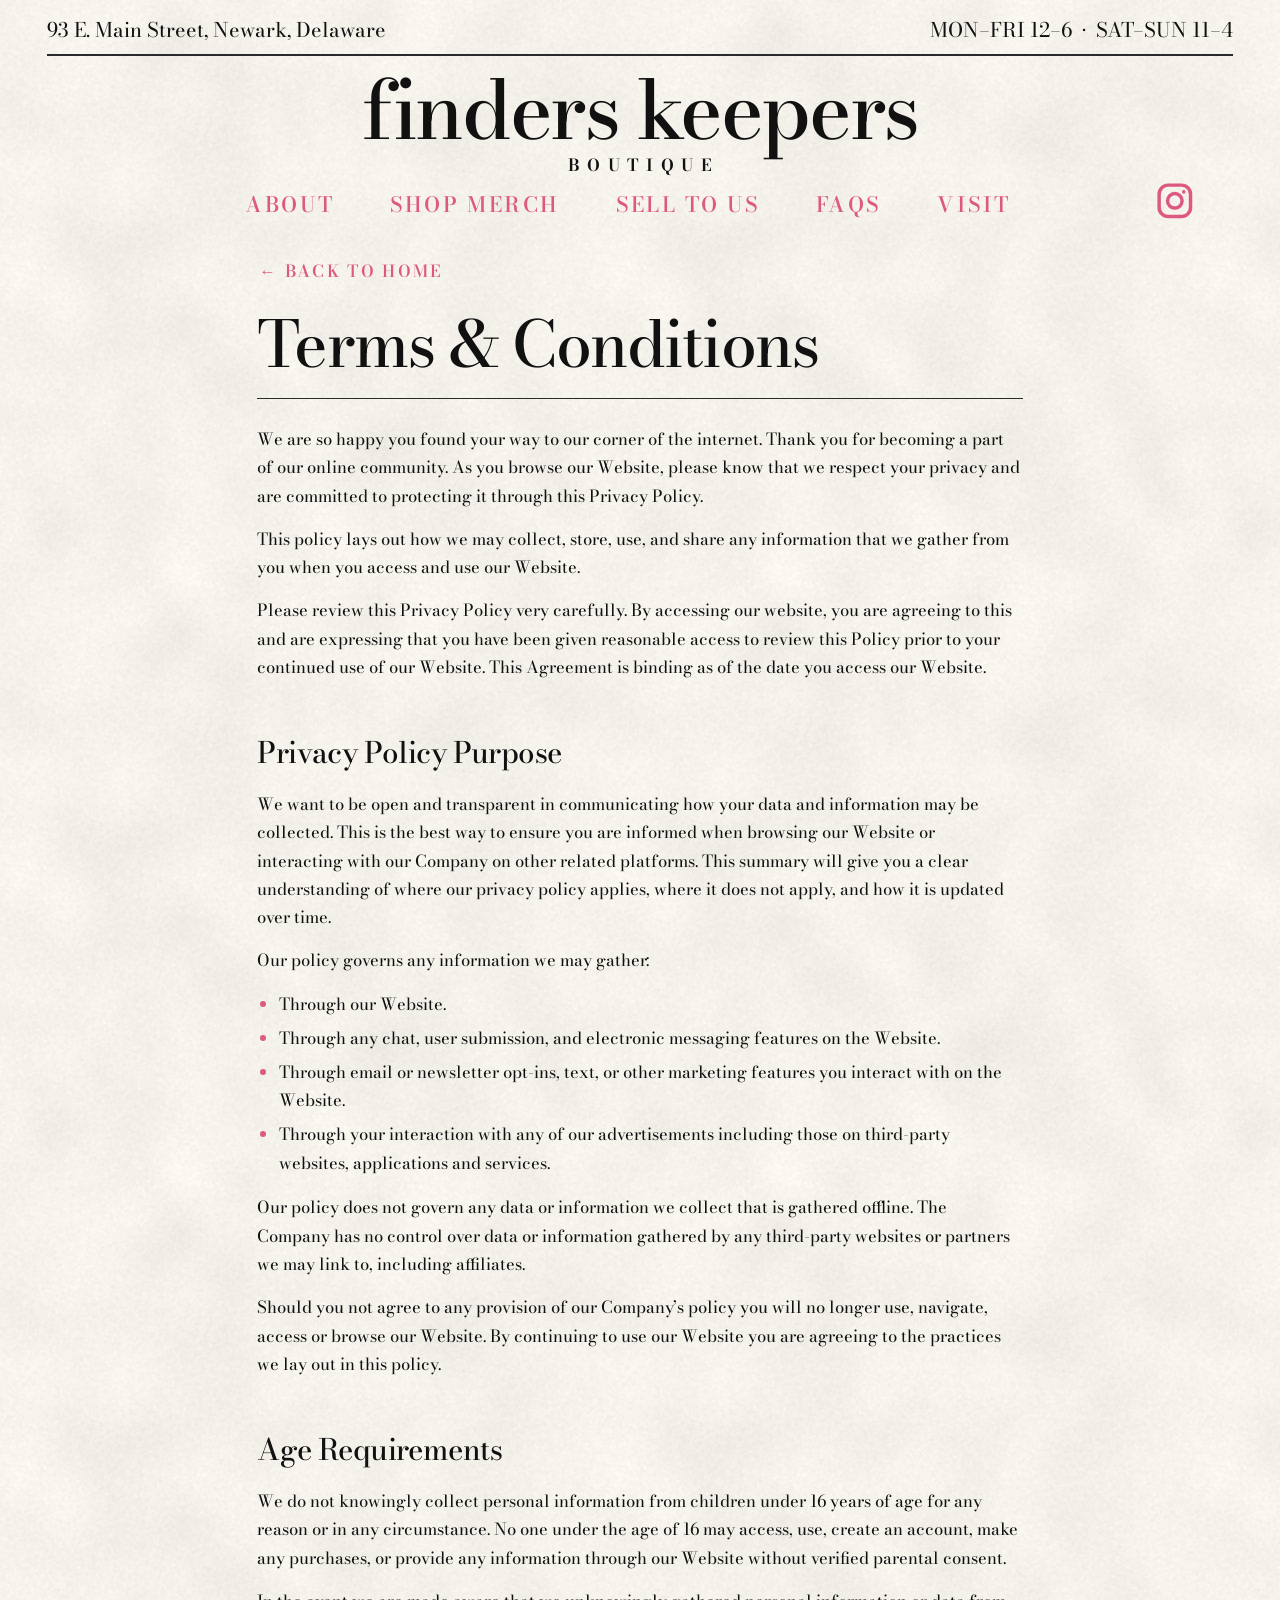
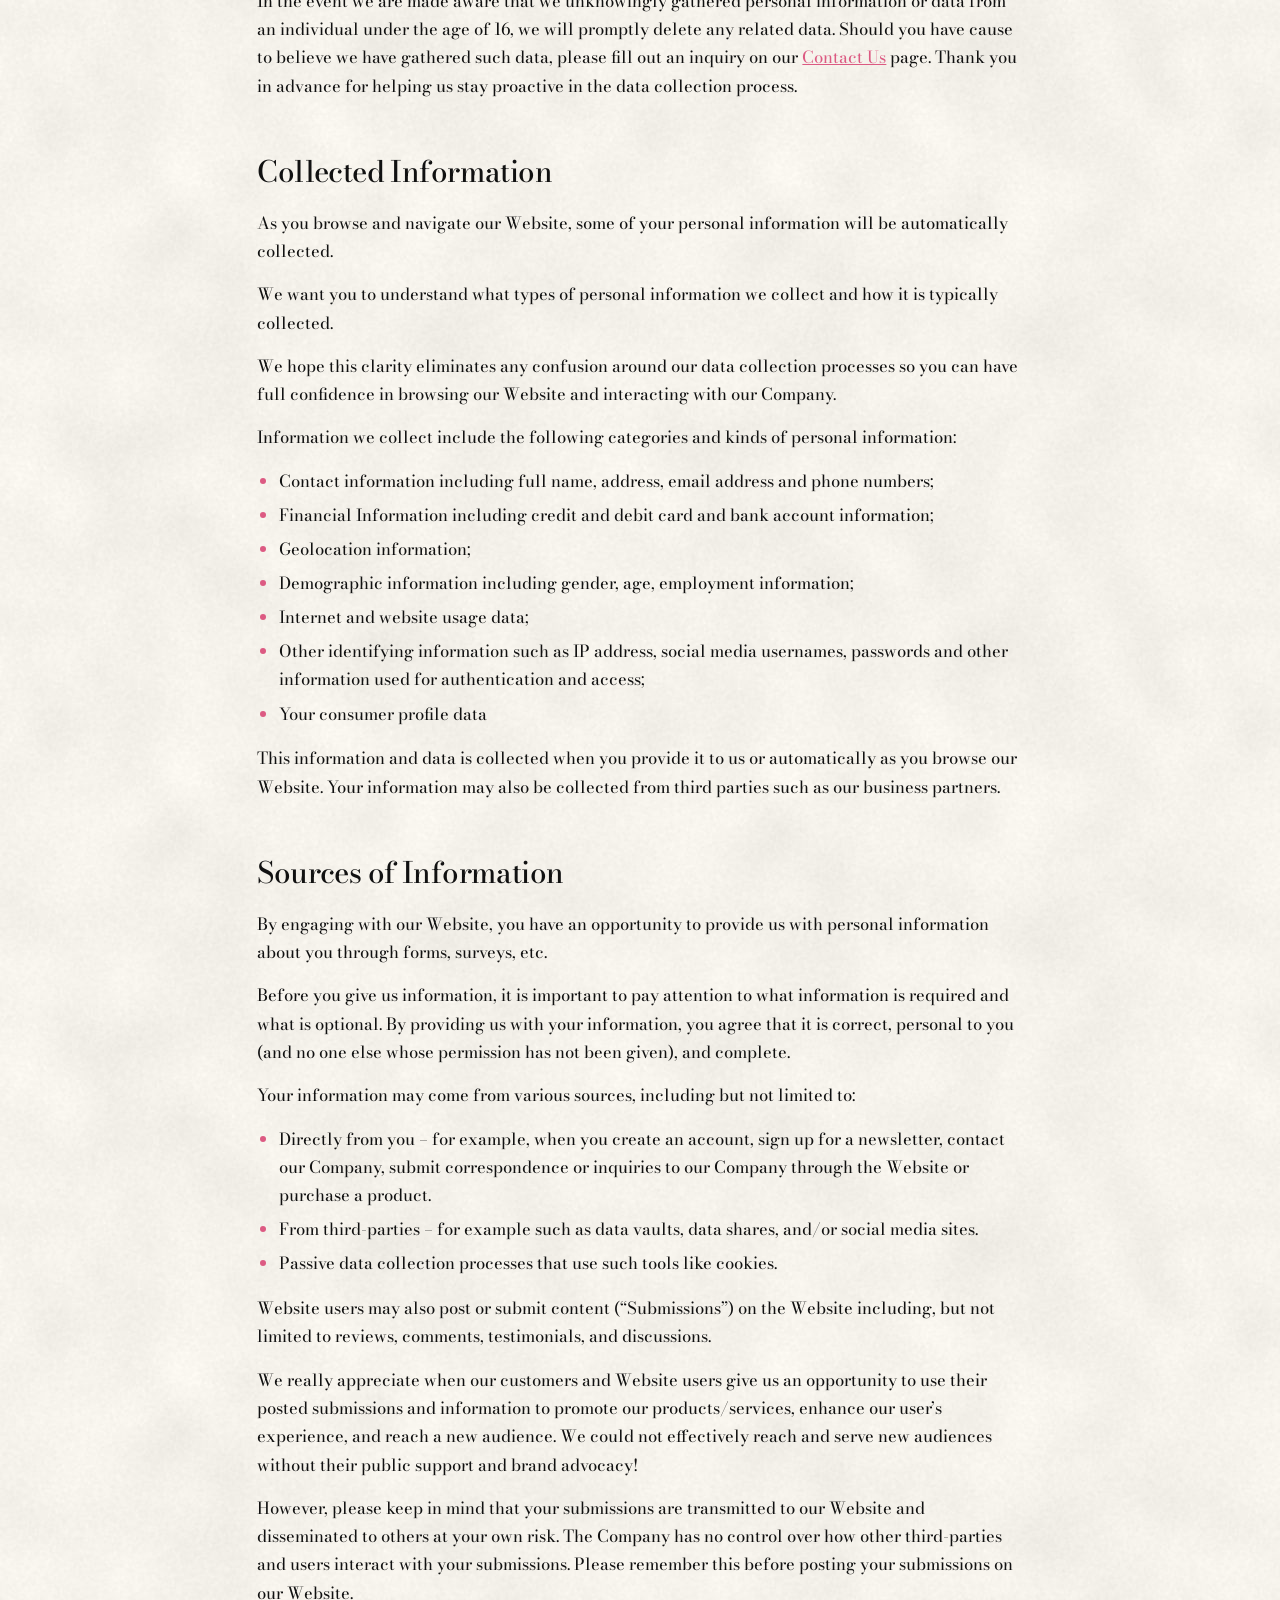
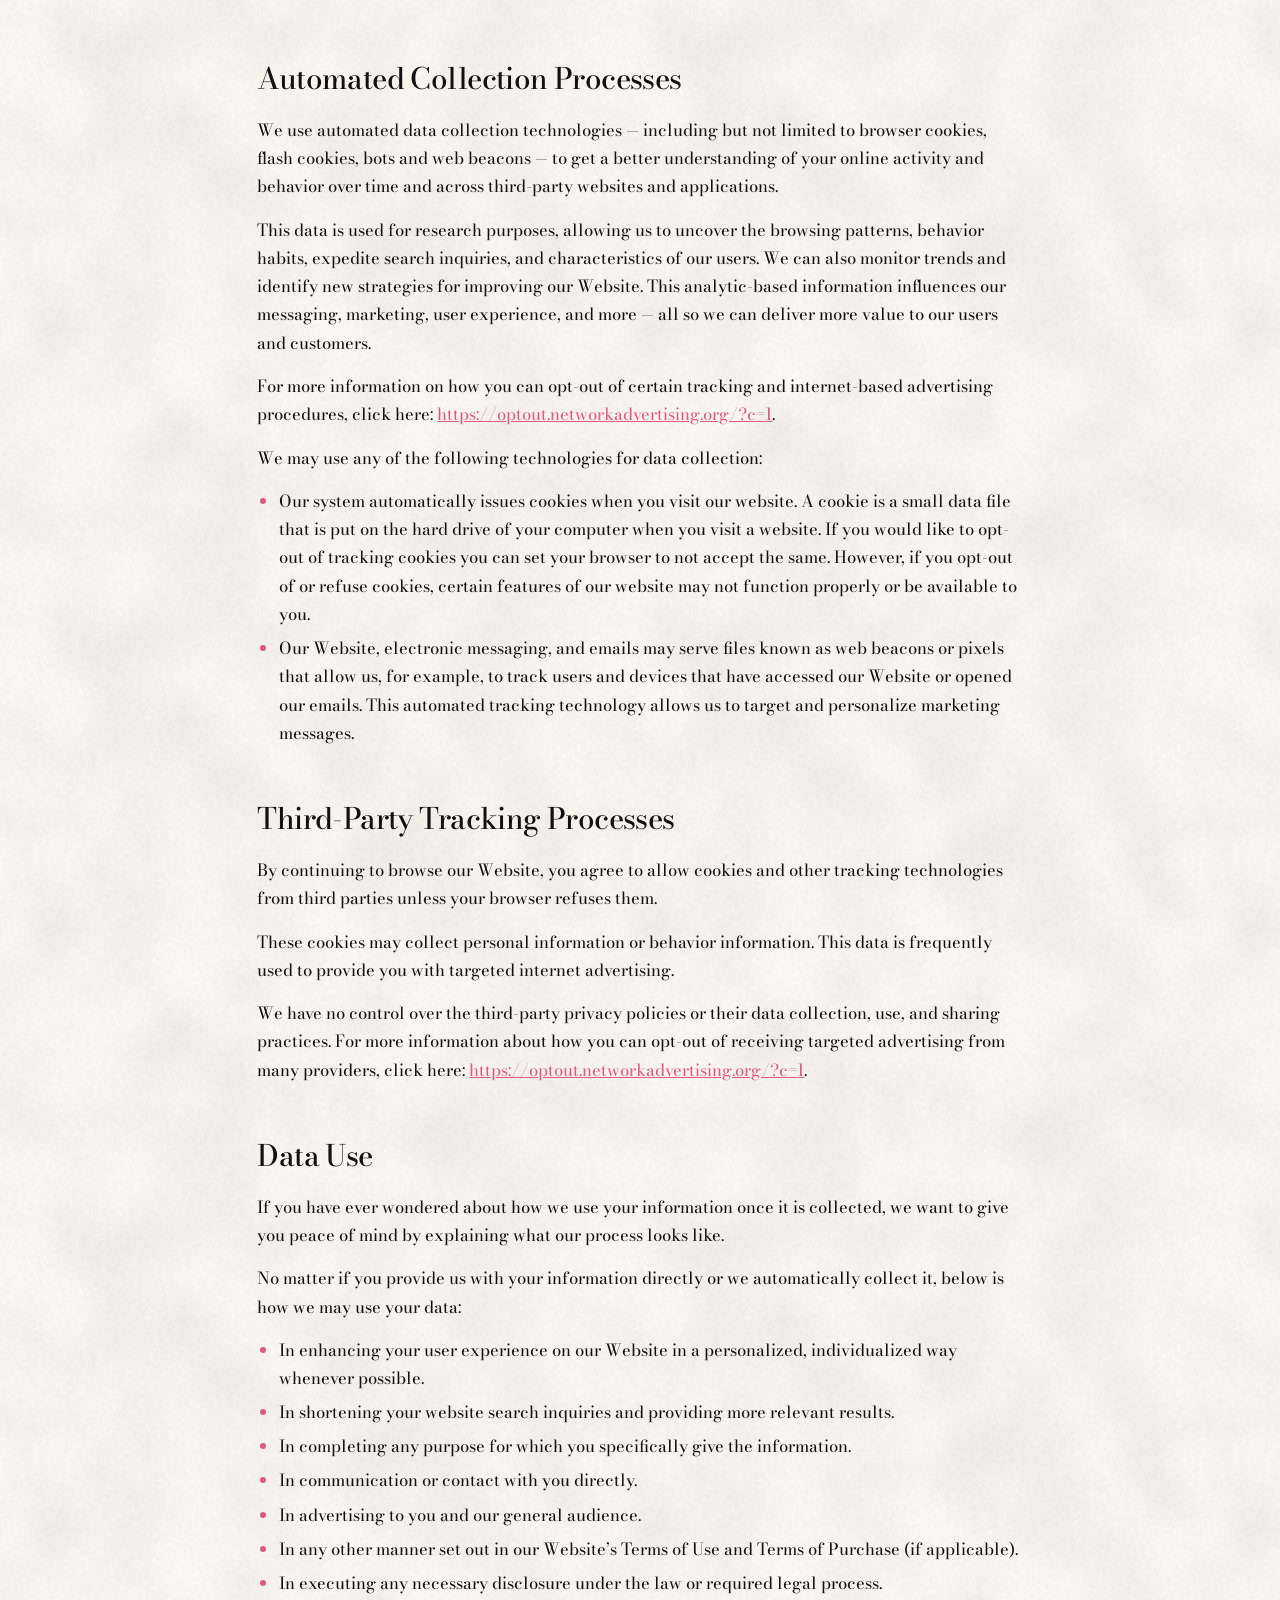
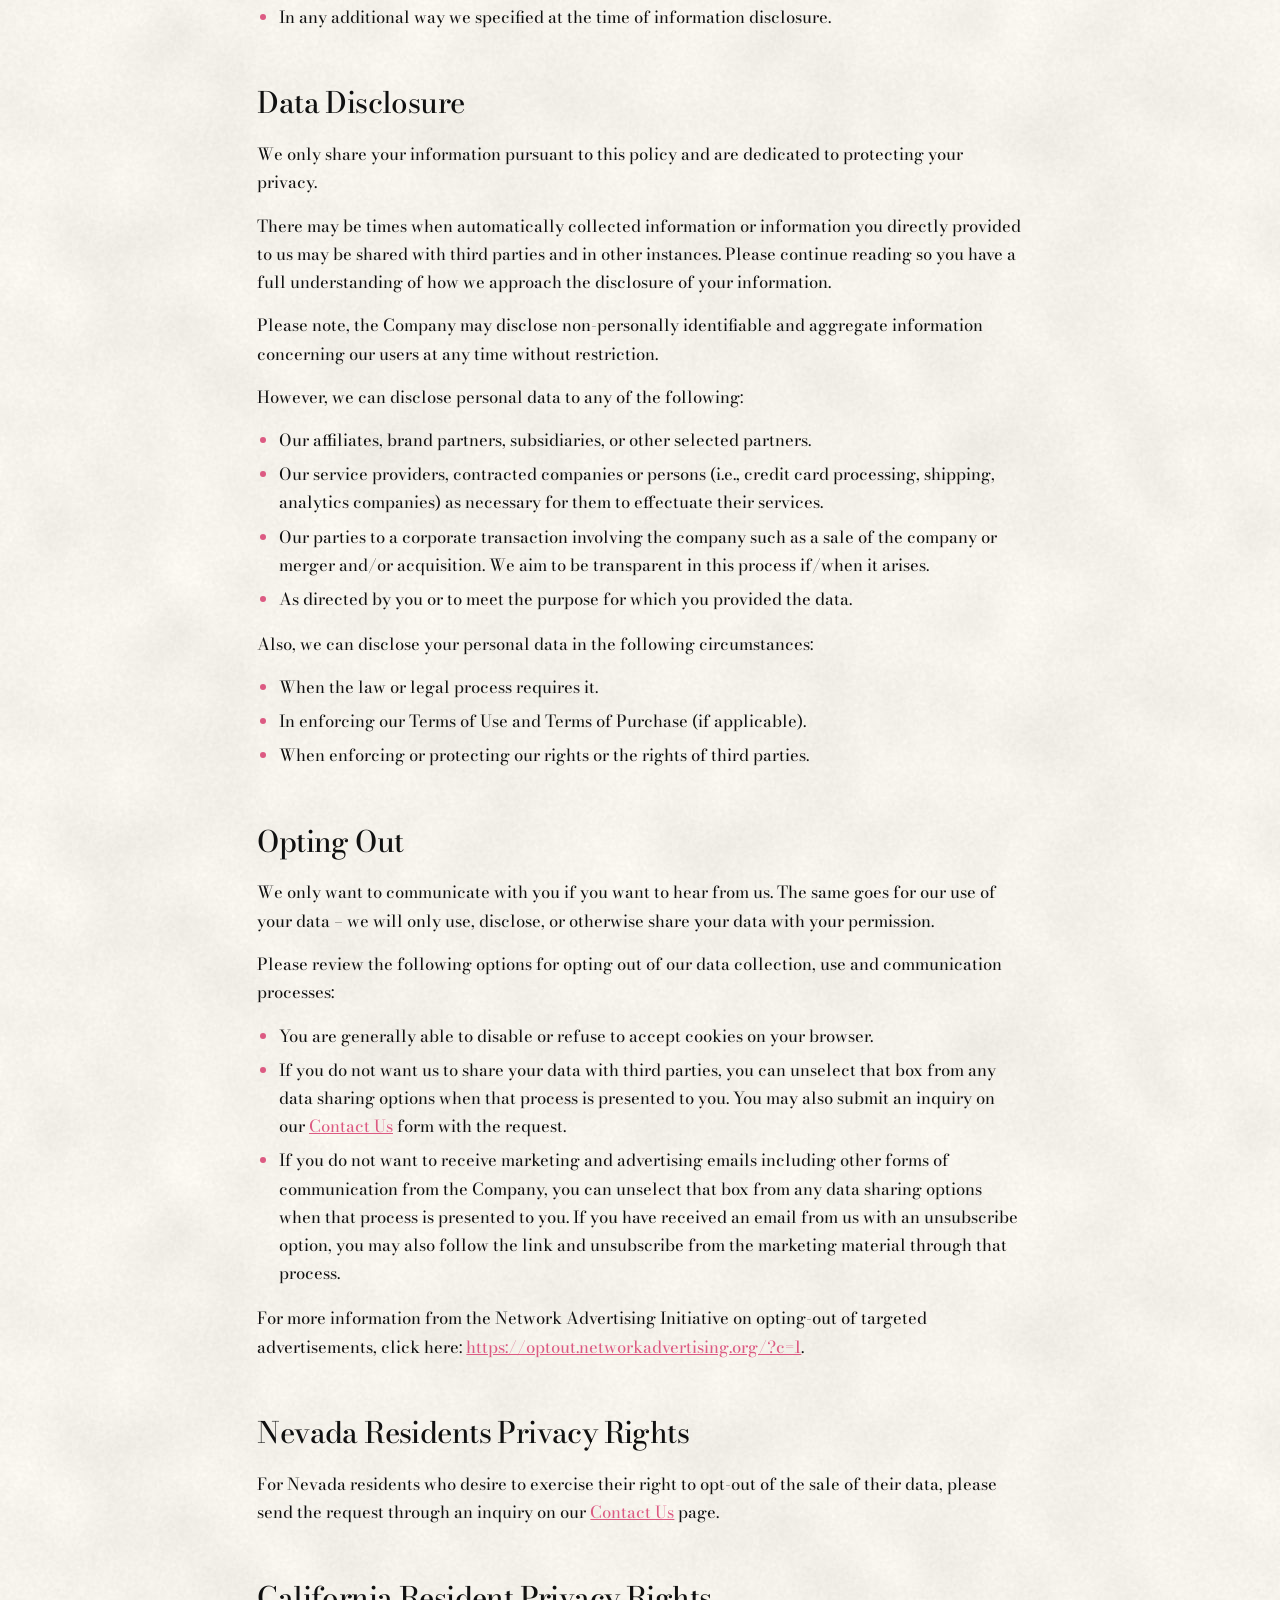
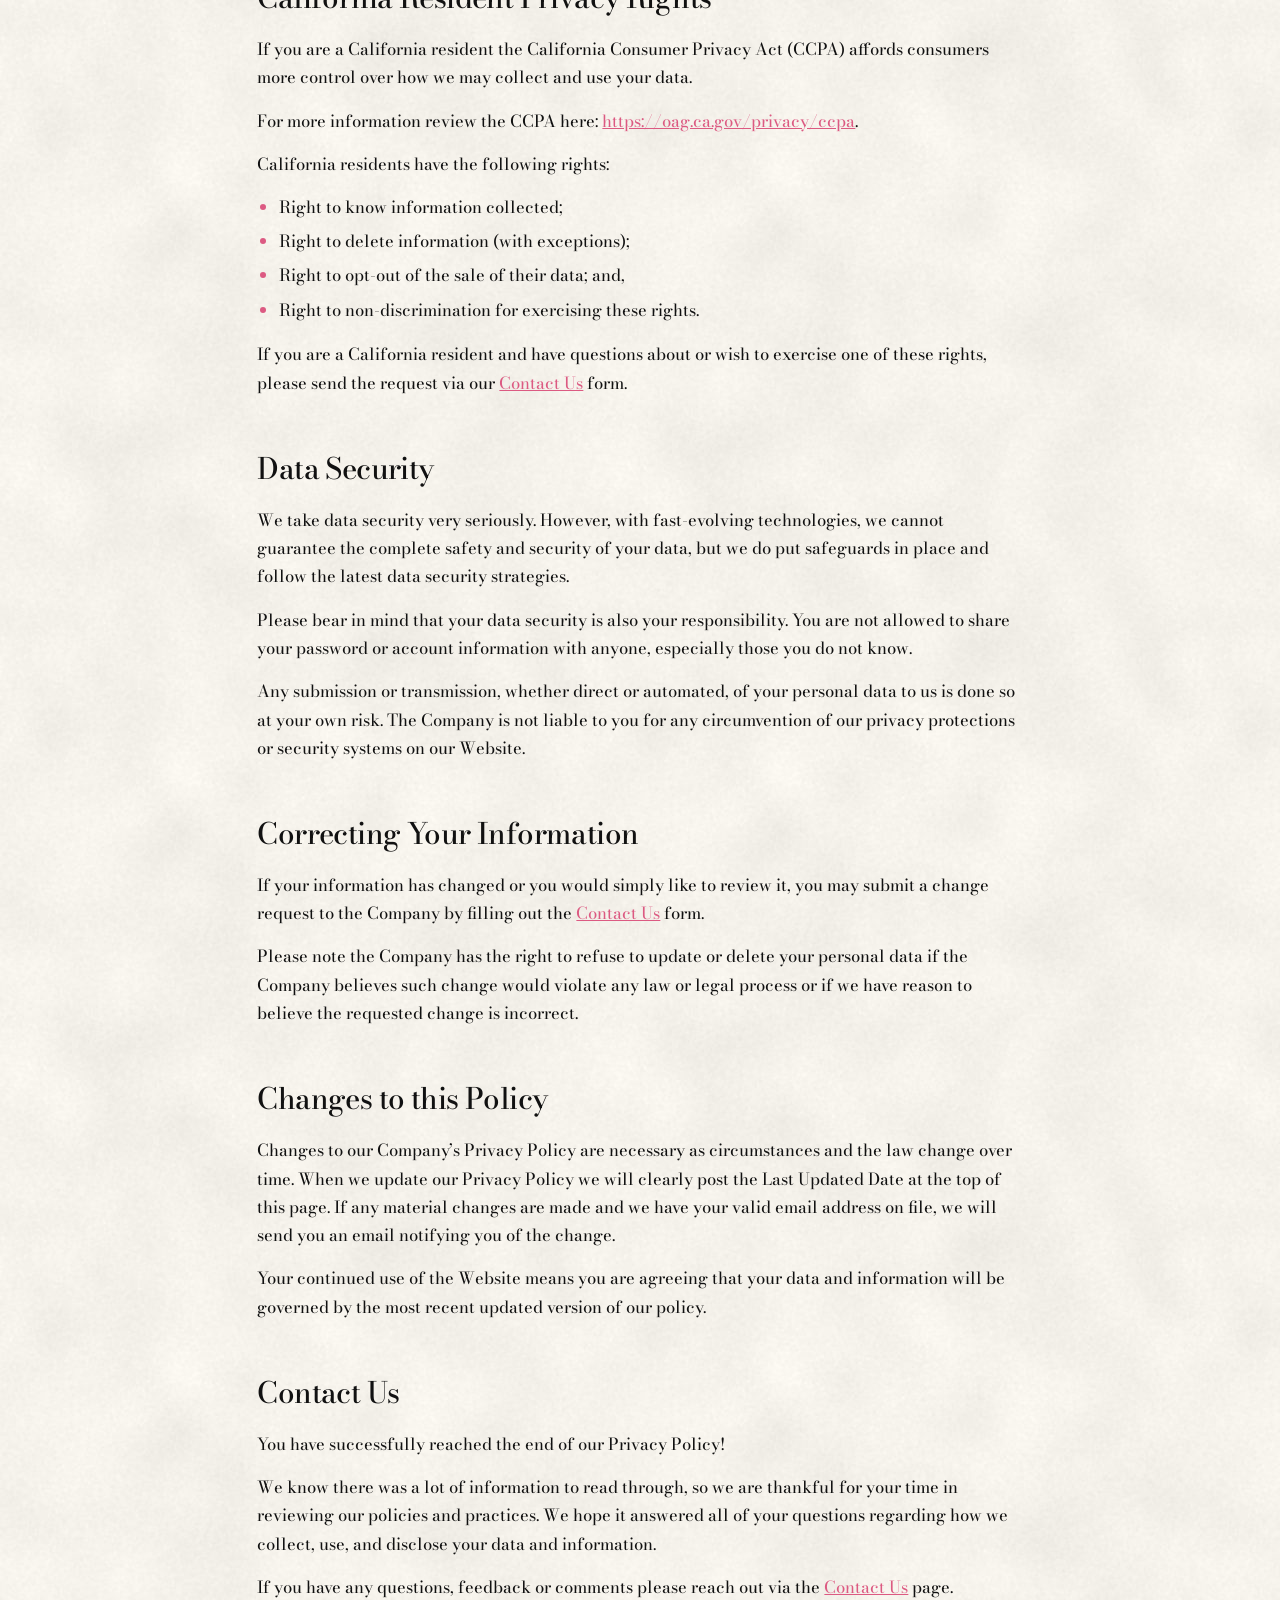
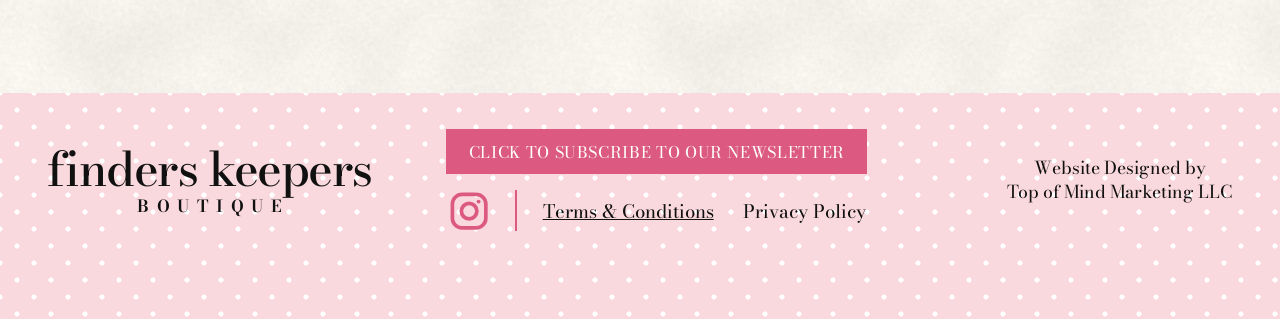
<file: terms.html>
<!DOCTYPE html>
<html lang="en">
<head>
  <meta charset="UTF-8">
  <meta name="viewport" content="width=device-width, initial-scale=1">
  <title>Terms &amp; Conditions | Finders Keepers Boutique</title>
  <meta name="description" content="Terms &amp; Conditions for Finders Keepers Boutique, 93 E. Main Street, Newark, Delaware.">
  <link rel="icon" type="image/png" href="assets/img/favicon.png">
  <link rel="apple-touch-icon" href="assets/img/apple-touch-icon.png">
  <link rel="stylesheet" href="styles.css">
</head>
<body>

  <header class="site-header" id="top">
    <div class="wrap">
      <div class="topbar">
        <span>93 E. Main Street, Newark, Delaware</span>
        <span>MON&ndash;FRI 12&ndash;6 &nbsp;&bull;&nbsp; SAT&ndash;SUN 11&ndash;4</span>
      </div>

      <a class="logo" href="./" aria-label="Finders Keepers Boutique home">
        <span class="logo-main">finders keepers</span>
        <span class="logo-sub">BOUTIQUE</span>
      </a>

      <nav class="nav" aria-label="Main">
        <button class="nav-toggle" aria-expanded="false" aria-controls="nav-links">Menu</button>
        <ul id="nav-links">
          <li><a href="./#about">About</a></li>
          <li><a href="./#shop-merch">Shop Merch</a></li>
          <li><a href="./#sell">Sell to Us</a></li>
          <li><a href="./#faqs">FAQs</a></li>
          <li><a href="./#visit">Visit</a></li>
        </ul>
        <a class="ig nav-ig" href="https://www.instagram.com/finderskeepersde/" target="_blank" rel="noopener" aria-label="Instagram">
          <svg viewBox="0 0 24 24" aria-hidden="true"><rect x="2.5" y="2.5" width="19" height="19" rx="5.5"/><circle cx="12" cy="12" r="4.4"/><circle cx="17.4" cy="6.6" r="1.1" class="fill"/></svg>
        </a>
      </nav>
    </div>
  </header>

  <main class="legal wrap">
    <p class="kicker legal-kicker"><a href="./">&larr; Back to home</a></p>
    <h1>Terms &amp; Conditions</h1>
    <article class="legal-body">
        <p>We are so happy you found your way to our corner of the internet. Thank you for becoming a part of our online community. As you browse our Website, please know that we respect your privacy and are committed to protecting it through this Privacy Policy.</p>
        <p>This policy lays out how we may collect, store, use, and share any information that we gather from you when you access and use our Website.</p>
        <p>Please review this Privacy Policy very carefully. By accessing our website, you are agreeing to this and are expressing that you have been given reasonable access to review this Policy prior to your continued use of our Website. This Agreement is binding as of the date you access our Website.</p>
        <h2>Privacy Policy Purpose</h2>
        <p>We want to be open and transparent in communicating how your data and information may be collected. This is the best way to ensure you are informed when browsing our Website or interacting with our Company on other related platforms. This summary will give you a clear understanding of where our privacy policy applies, where it does not apply, and how it is updated over time.</p>
        <p>Our policy governs any information we may gather:</p>
        <ul>
          <li>Through our Website.</li>
          <li>Through any chat, user submission, and electronic messaging features on the Website.</li>
          <li>Through email or newsletter opt-ins, text, or other marketing features you interact with on the Website.</li>
          <li>Through your interaction with any of our advertisements including those on third-party websites, applications and services.</li>
        </ul>
        <p>Our policy does not govern any data or information we collect that is gathered offline. The Company has no control over data or information gathered by any third-party websites or partners we may link to, including affiliates.</p>
        <p>Should you not agree to any provision of our Company&rsquo;s policy you will no longer use, navigate, access or browse our Website. By continuing to use our Website you are agreeing to the practices we lay out in this policy.</p>
        <h2>Age Requirements</h2>
        <p>We do not knowingly collect personal information from children under 16 years of age for any reason or in any circumstance. No one under the age of 16 may access, use, create an account, make any purchases, or provide any information through our Website without verified parental consent.</p>
        <p>In the event we are made aware that we unknowingly gathered personal information or data from an individual under the age of 16, we will promptly delete any related data. Should you have cause to believe we have gathered such data, please fill out an inquiry on our <a href="./#visit">Contact Us</a> page. Thank you in advance for helping us stay proactive in the data collection process.</p>
        <h2>Collected Information</h2>
        <p>As you browse and navigate our Website, some of your personal information will be automatically collected.</p>
        <p>We want you to understand what types of personal information we collect and how it is typically collected.</p>
        <p>We hope this clarity eliminates any confusion around our data collection processes so you can have full confidence in browsing our Website and interacting with our Company.</p>
        <p>Information we collect include the following categories and kinds of personal information:</p>
        <ul>
          <li>Contact information including full name, address, email address and phone numbers;</li>
          <li>Financial Information including credit and debit card and bank account information;</li>
          <li>Geolocation information;</li>
          <li>Demographic information including gender, age, employment information;</li>
          <li>Internet and website usage data;</li>
          <li>Other identifying information such as IP address, social media usernames, passwords and other information used for authentication and access;</li>
          <li>Your consumer profile data</li>
        </ul>
        <p>This information and data is collected when you provide it to us or automatically as you browse our Website. Your information may also be collected from third parties such as our business partners.</p>
        <h2>Sources of Information</h2>
        <p>By engaging with our Website, you have an opportunity to provide us with personal information about you through forms, surveys, etc.</p>
        <p>Before you give us information, it is important to pay attention to what information is required and what is optional. By providing us with your information, you agree that it is correct, personal to you (and no one else whose permission has not been given), and complete.</p>
        <p>Your information may come from various sources, including but not limited to:</p>
        <ul>
          <li>Directly from you &ndash; for example, when you create an account, sign up for a newsletter, contact our Company, submit correspondence or inquiries to our Company through the Website or purchase a product.</li>
          <li>From third-parties &ndash; for example such as data vaults, data shares, and/or social media sites.</li>
          <li>Passive data collection processes that use such tools like cookies.</li>
        </ul>
        <p>Website users may also post or submit content (&ldquo;Submissions&rdquo;) on the Website including, but not limited to reviews, comments, testimonials, and discussions.</p>
        <p>We really appreciate when our customers and Website users give us an opportunity to use their posted submissions and information to promote our products/services, enhance our user&rsquo;s experience, and reach a new audience. We could not effectively reach and serve new audiences without their public support and brand advocacy!</p>
        <p>However, please keep in mind that your submissions are transmitted to our Website and disseminated to others at your own risk. The Company has no control over how other third-parties and users interact with your submissions. Please remember this before posting your submissions on our Website.</p>
        <h2>Automated Collection Processes</h2>
        <p>We use automated data collection technologies &mdash; including but not limited to browser cookies, flash cookies, bots and web beacons &mdash; to get a better understanding of your online activity and behavior over time and across third-party websites and applications.</p>
        <p>This data is used for research purposes, allowing us to uncover the browsing patterns, behavior habits, expedite search inquiries, and characteristics of our users. We can also monitor trends and identify new strategies for improving our Website. This analytic-based information influences our messaging, marketing, user experience, and more &mdash; all so we can deliver more value to our users and customers.</p>
        <p>For more information on how you can opt-out of certain tracking and internet-based advertising procedures, click here: <a href="https://optout.networkadvertising.org/?c=1" target="_blank" rel="noopener">https://optout.networkadvertising.org/?c=1</a>.</p>
        <p>We may use any of the following technologies for data collection:</p>
        <ul>
          <li>Our system automatically issues cookies when you visit our website. A cookie is a small data file that is put on the hard drive of your computer when you visit a website. If you would like to opt-out of tracking cookies you can set your browser to not accept the same. However, if you opt-out of or refuse cookies, certain features of our website may not function properly or be available to you.</li>
          <li>Our Website, electronic messaging, and emails may serve files known as web beacons or pixels that allow us, for example, to track users and devices that have accessed our Website or opened our emails. This automated tracking technology allows us to target and personalize marketing messages.</li>
        </ul>
        <h2>Third-Party Tracking Processes</h2>
        <p>By continuing to browse our Website, you agree to allow cookies and other tracking technologies from third parties unless your browser refuses them.</p>
        <p>These cookies may collect personal information or behavior information. This data is frequently used to provide you with targeted internet advertising.</p>
        <p>We have no control over the third-party privacy policies or their data collection, use, and sharing practices. For more information about how you can opt-out of receiving targeted advertising from many providers, click here: <a href="https://optout.networkadvertising.org/?c=1" target="_blank" rel="noopener">https://optout.networkadvertising.org/?c=1</a>.</p>
        <h2>Data Use</h2>
        <p>If you have ever wondered about how we use your information once it is collected, we want to give you peace of mind by explaining what our process looks like.</p>
        <p>No matter if you provide us with your information directly or we automatically collect it, below is how we may use your data:</p>
        <ul>
          <li>In enhancing your user experience on our Website in a personalized, individualized way whenever possible.</li>
          <li>In shortening your website search inquiries and providing more relevant results.</li>
          <li>In completing any purpose for which you specifically give the information.</li>
          <li>In communication or contact with you directly.</li>
          <li>In advertising to you and our general audience.</li>
          <li>In any other manner set out in our Website&rsquo;s Terms of Use and Terms of Purchase (if applicable).</li>
          <li>In executing any necessary disclosure under the law or required legal process.</li>
          <li>In any additional way we specified at the time of information disclosure.</li>
        </ul>
        <h2>Data Disclosure</h2>
        <p>We only share your information pursuant to this policy and are dedicated to protecting your privacy.</p>
        <p>There may be times when automatically collected information or information you directly provided to us may be shared with third parties and in other instances. Please continue reading so you have a full understanding of how we approach the disclosure of your information.</p>
        <p>Please note, the Company may disclose non-personally identifiable and aggregate information concerning our users at any time without restriction.</p>
        <p>However, we can disclose personal data to any of the following:</p>
        <ul>
          <li>Our affiliates, brand partners, subsidiaries, or other selected partners.</li>
          <li>Our service providers, contracted companies or persons (i.e., credit card processing, shipping, analytics companies) as necessary for them to effectuate their services.</li>
          <li>Our parties to a corporate transaction involving the company such as a sale of the company or merger and/or acquisition. We aim to be transparent in this process if/when it arises.</li>
          <li>As directed by you or to meet the purpose for which you provided the data.</li>
        </ul>
        <p>Also, we can disclose your personal data in the following circumstances:</p>
        <ul>
          <li>When the law or legal process requires it.</li>
          <li>In enforcing our Terms of Use and Terms of Purchase (if applicable).</li>
          <li>When enforcing or protecting our rights or the rights of third parties.</li>
        </ul>
        <h2>Opting Out</h2>
        <p>We only want to communicate with you if you want to hear from us. The same goes for our use of your data &ndash; we will only use, disclose, or otherwise share your data with your permission.</p>
        <p>Please review the following options for opting out of our data collection, use and communication processes:</p>
        <ul>
          <li>You are generally able to disable or refuse to accept cookies on your browser.</li>
          <li>If you do not want us to share your data with third parties, you can unselect that box from any data sharing options when that process is presented to you. You may also submit an inquiry on our <a href="./#visit">Contact Us</a> form with the request.</li>
          <li>If you do not want to receive marketing and advertising emails including other forms of communication from the Company, you can unselect that box from any data sharing options when that process is presented to you. If you have received an email from us with an unsubscribe option, you may also follow the link and unsubscribe from the marketing material through that process.</li>
        </ul>
        <p>For more information from the Network Advertising Initiative on opting-out of targeted advertisements, click here: <a href="https://optout.networkadvertising.org/?c=1" target="_blank" rel="noopener">https://optout.networkadvertising.org/?c=1</a>.</p>
        <h2>Nevada Residents Privacy Rights</h2>
        <p>For Nevada residents who desire to exercise their right to opt-out of the sale of their data, please send the request through an inquiry on our <a href="./#visit">Contact Us</a> page.</p>
        <h2>California Resident Privacy Rights</h2>
        <p>If you are a California resident the California Consumer Privacy Act (CCPA) affords consumers more control over how we may collect and use your data.</p>
        <p>For more information review the CCPA here: <a href="https://oag.ca.gov/privacy/ccpa" target="_blank" rel="noopener">https://oag.ca.gov/privacy/ccpa</a>.</p>
        <p>California residents have the following rights:</p>
        <ul>
          <li>Right to know information collected;</li>
          <li>Right to delete information (with exceptions);</li>
          <li>Right to opt-out of the sale of their data; and,</li>
          <li>Right to non-discrimination for exercising these rights.</li>
        </ul>
        <p>If you are a California resident and have questions about or wish to exercise one of these rights, please send the request via our <a href="./#visit">Contact Us</a> form.</p>
        <h2>Data Security</h2>
        <p>We take data security very seriously. However, with fast-evolving technologies, we cannot guarantee the complete safety and security of your data, but we do put safeguards in place and follow the latest data security strategies.</p>
        <p>Please bear in mind that your data security is also your responsibility. You are not allowed to share your password or account information with anyone, especially those you do not know.</p>
        <p>Any submission or transmission, whether direct or automated, of your personal data to us is done so at your own risk. The Company is not liable to you for any circumvention of our privacy protections or security systems on our Website.</p>
        <h2>Correcting Your Information</h2>
        <p>If your information has changed or you would simply like to review it, you may submit a change request to the Company by filling out the <a href="./#visit">Contact Us</a> form.</p>
        <p>Please note the Company has the right to refuse to update or delete your personal data if the Company believes such change would violate any law or legal process or if we have reason to believe the requested change is incorrect.</p>
        <h2>Changes to this Policy</h2>
        <p>Changes to our Company&rsquo;s Privacy Policy are necessary as circumstances and the law change over time. When we update our Privacy Policy we will clearly post the Last Updated Date at the top of this page. If any material changes are made and we have your valid email address on file, we will send you an email notifying you of the change.</p>
        <p>Your continued use of the Website means you are agreeing that your data and information will be governed by the most recent updated version of our policy.</p>
        <h2>Contact Us</h2>
        <p>You have successfully reached the end of our Privacy Policy!</p>
        <p>We know there was a lot of information to read through, so we are thankful for your time in reviewing our policies and practices. We hope it answered all of your questions regarding how we collect, use, and disclose your data and information.</p>
        <p>If you have any questions, feedback or comments please reach out via the <a href="./#visit">Contact Us</a> page.</p>
    </article>
  </main>

  <footer class="band dots site-footer">
    <div class="wrap footer-inner">
      <a class="logo logo-footer" href="./">
        <span class="logo-main">finders keepers</span>
        <span class="logo-sub">BOUTIQUE</span>
      </a>
      <div class="footer-mid">
        <a class="btn btn-newsletter" href="https://squareup.com/customer-programs/enroll/yMfu8EYHCi4G?utm_medium=copied-link&amp;utm_source=online&amp;utm_content=link_in_bio&amp;fbclid=PAcGRvZgJleHRuA2FlbQIxMQBzcnRjBmFwcF9pZA85MzY2MTk3NDMzOTI0NTkAAae2qJK3IWtoDiu1Hi84mT0a8LSzI42Fxkb8s0toFJ_7jivlXXLN8RcSJkQnuQ_aem_7HNwLlh6vHoEHiD8mtxjhg" target="_blank" rel="noopener">Click to Subscribe to Our Newsletter</a>
        <div class="footer-links">
        <a class="ig" href="https://www.instagram.com/finderskeepersde/" target="_blank" rel="noopener" aria-label="Instagram">
          <svg viewBox="0 0 24 24" aria-hidden="true"><rect x="2.5" y="2.5" width="19" height="19" rx="5.5"/><circle cx="12" cy="12" r="4.4"/><circle cx="17.4" cy="6.6" r="1.1" class="fill"/></svg>
        </a>
        <span class="vbar" aria-hidden="true"></span>
        <a href="terms.html" aria-current="page">Terms &amp; Conditions</a>
        <a href="privacy.html">Privacy Policy</a>
      </div>
      </div>
      <p class="credit">Website Designed by<br><a href="https://www.topofmindmarketing.com" target="_blank" rel="noopener">Top of Mind Marketing LLC</a></p>
    </div>
  </footer>

  <script src="script.js"></script>
</body>
</html>
</file>
<file: styles.css>
/* =========================================================
   Finders Keepers Boutique — landing page
   Built to match the approved mockup.
   Sizes scale with the viewport between ~900px and 1400px
   (1px at a 1400px-wide screen = 0.0714vw).
   ========================================================= */

@font-face {
  font-family: "Bodoni Moda";
  src: url("assets/fonts/bodoni-moda-latin-opsz-normal.woff2") format("woff2");
  font-weight: 400 900;
  font-style: normal;
  font-display: swap;
}
@font-face {
  font-family: "Bodoni Moda";
  src: url("assets/fonts/bodoni-moda-latin-opsz-italic.woff2") format("woff2");
  font-weight: 400 900;
  font-style: italic;
  font-display: swap;
}
/* Stand-in for the BRY Douglas script from the brand kit */
@font-face {
  font-family: "Kristi";
  src: url("assets/fonts/kristi.woff2") format("woff2");
  font-display: swap;
}

:root {
  --pink: #dc5a82;         /* buttons, nav, numbers */
  --pink-script: #e0457a;  /* script lettering */
  --pink-band: #fad9de;    /* dotted bands */
  --paper: #f5f2eb;
  --ink: #111;
  --rule: #2a2a2a;
  --line: #cfcac0;
  --serif: "Bodoni Moda", "Didot", "Bodoni 72", Georgia, serif;
  --script: "Kristi", "Brush Script MT", cursive;
  --gutter: clamp(18px, 3.7vw, 52px);
}

*, *::before, *::after { box-sizing: border-box; }
html { scroll-behavior: smooth; overflow-x: clip; }
body {
  margin: 0;
  font-family: var(--serif);
  font-optical-sizing: none;
  font-variation-settings: "opsz" 11;
  font-weight: 430;
  color: var(--ink);
  background: var(--paper) url("assets/img/paper.jpg") repeat;
  -webkit-font-smoothing: antialiased;
  overflow-x: hidden;
}
img { display: block; max-width: 100%; }
a { color: inherit; }
h1, h2, h3 { font-weight: 480; margin: 0; letter-spacing: -0.015em; }
p { margin: 0; }
.sr-only { position: absolute; width: 1px; height: 1px; overflow: hidden; clip: rect(0 0 0 0); white-space: nowrap; }

.wrap { max-width: 1400px; margin: 0 auto; padding: 0 var(--gutter); }

/* ---------- buttons ---------- */
.btn {
  display: inline-block;
  background: var(--pink);
  color: #fff;
  font-family: var(--serif);
  font-size: clamp(15px, 1.7vw, 24px);
  letter-spacing: .04em;
  text-transform: uppercase;
  text-decoration: none;
  white-space: nowrap;
  padding: .5em 1.9em .46em;
  border: 0;
  cursor: pointer;
  transition: background .2s;
}
.btn:hover { background: #c9446d; }

/* ---------- dotted pink bands ---------- */
.dots {
  background-color: var(--pink-band);
  background-image:
    radial-gradient(circle, #fff 2.3px, transparent 2.9px),
    radial-gradient(circle, #fff 2.3px, transparent 2.9px);
  background-size: 34px 34px;
  background-position: 0 0, 17px 17px;
}

/* ---------- script lettering ---------- */
.script {
  font-family: var(--script);
  color: var(--pink-script);
  line-height: .78;
  /* cream "sticker" outline behind the letters */
  text-shadow: .5px 0 0 var(--pink-script), -.5px 0 0 var(--pink-script), 3px 0px 0 #f7f2e8, -3px 0px 0 #f7f2e8, 0px 3px 0 #f7f2e8, 0px -3px 0 #f7f2e8, 2px 2px 0 #f7f2e8, -2px 2px 0 #f7f2e8, 2px -2px 0 #f7f2e8, -2px -2px 0 #f7f2e8, 4px 1px 0 #f7f2e8, -4px 1px 0 #f7f2e8, 1px 4px 0 #f7f2e8, -1px -4px 0 #f7f2e8;
  filter: drop-shadow(0 2px 3px rgba(80, 40, 40, .18));
}

/* ======================= HEADER ======================= */
.topbar {
  display: flex;
  justify-content: space-between;
  gap: 16px;
  font-size: clamp(13px, 1.57vw, 22px);
  padding: 14px 0 9px;
  border-bottom: 2px solid var(--rule);
}
.logo { display: block; text-align: center; text-decoration: none; color: var(--ink); line-height: 1; }
.logo-main {
  display: block;
  font-size: clamp(46px, 6.35vw, 89px);
  font-weight: 500;
  letter-spacing: -0.03em;
  margin-top: 14px;
}
.logo-sub {
  display: block;
  font-size: clamp(11px, 1.3vw, 18px);
  font-weight: 650;
  letter-spacing: .45em;
  margin-top: 6px;
  padding-left: .42em;
}
.nav { position: relative; display: flex; justify-content: center; align-items: center; margin-top: 14px; }
.nav ul { list-style: none; margin: 0 2% 0 0; padding: 0; display: flex; gap: clamp(28px, 4.4vw, 62px); }
.nav ul a {
  color: var(--pink);
  text-decoration: none;
  text-transform: uppercase;
  font-size: clamp(13px, 1.65vw, 23px);
  font-weight: 560;
  letter-spacing: .12em;
}
.nav ul a:hover { text-decoration: underline; text-underline-offset: 5px; }
.nav-toggle { display: none; }
.ig { color: var(--pink); display: inline-flex; }
.ig svg { width: 100%; height: 100%; fill: none; stroke: currentColor; stroke-width: 2.1; }
.ig svg .fill { fill: currentColor; stroke: none; }
.nav-ig { position: absolute; right: 2px; top: 50%; transform: translateY(-58%); width: clamp(26px, 3.1vw, 44px); height: clamp(26px, 3.1vw, 44px); right: 3.2%; }

/* ======================= HERO ======================= */
.hero {
  display: grid;
  grid-template-columns: 47fr 10.5fr 30fr 9.5fr;
  column-gap: 1.2%;
  padding-top: clamp(26px, 2.8vw, 40px);
  padding-bottom: clamp(10px, 1.2vw, 18px);
  align-items: end;
}
.kicker {
  font-size: clamp(12px, 1.3vw, 18px);
  font-weight: 600;
  letter-spacing: .14em;
  text-transform: uppercase;
  padding: 0 0 6px 2px;
  border-bottom: 1px solid var(--rule);
  width: 90%;
  margin-bottom: clamp(14px, 1.6vw, 22px);
}
.hero h1 {
  font-size: clamp(48px, 7.05vw, 99px);
  line-height: 1.13;
  letter-spacing: -0.035em;
  white-space: nowrap;
}
.hero-sub { font-size: clamp(16px, 1.8vw, 25px); line-height: 1.45; margin: clamp(10px, 1.1vw, 16px) 0 clamp(16px, 1.8vw, 26px); }
.hero-main { align-self: start; padding-top: clamp(8px, 1vw, 14px); padding-left: 1%; }
.hero-main .btn { min-width: 58%; text-align: center; }

.hero-mid { position: relative; height: 100%; display: flex; align-items: flex-end; padding-bottom: clamp(60px, 7vw, 100px); }
.hero-mid p { font-size: clamp(13px, 1.45vw, 20px); line-height: 1.55; }
.lips {
  position: absolute;
  width: clamp(130px, 16.5vw, 232px);
  max-width: none;
  top: clamp(-10px, -.4vw, -4px);
  left: -50%;
  z-index: 3;
  transform: rotate(-6deg);
  filter: drop-shadow(0 3px 5px rgba(0,0,0,.12));
}

.hero-photo { position: relative; margin: 0; }
.hero-photo-frame {
  background: #fbfaf6;
  padding: 0 0 0;
  box-shadow: 0 1px 0 #e3ded4, 0 8px 18px rgba(60, 40, 40, .12);
}
.hero-photo-frame img { width: 100%; aspect-ratio: 202 / 272; object-fit: cover; }
.hero-photo figcaption {
  background: #fbfaf6;
  text-align: center;
  font-size: clamp(14px, 1.4vw, 20px);
  padding: .5em 0 .45em;
  box-shadow: 0 8px 14px rgba(60, 40, 40, .08);
}
.pushpin {
  position: absolute;
  width: clamp(80px, 10.5vw, 148px);
  max-width: none;
  top: clamp(-80px, -5.6vw, -46px);
  right: -8%;
  transform: rotate(4deg);
  z-index: 3;
}

.hero-side { margin-right: -2.5%; align-self: stretch; display: flex; flex-direction: column; justify-content: flex-start; padding-top: clamp(20px, 2.6vw, 38px); border-bottom: 1px solid var(--rule); padding-bottom: clamp(24px, 3vw, 44px); margin-bottom: clamp(-14px, -1vw, -8px); }
.hero-side p { font-size: clamp(13px, 1.45vw, 20px); line-height: 1.55; }
.hero-side p + p { margin-top: clamp(22px, 2.4vw, 34px); padding-top: clamp(18px, 2vw, 28px); position: relative; }
.hero-side p + p::before { content: ""; position: absolute; top: 0; left: 0; width: 55%; border-top: 1px solid var(--rule); }

/* ======================= THRILL ======================= */
.thrill { position: relative; min-height: clamp(560px, 60vw, 840px); overflow: hidden; }
.thrill-rule { height: 0; }
.thrill-rule::after { content: ""; display: block; border-top: 1px solid var(--rule); margin-left: 19%; }
.thrill-model {
  position: absolute;
  left: 0; top: 0; bottom: 0;
  width: 24.5%;
  height: 100%;
  object-fit: cover;
  object-position: 40% 42%;
  z-index: 1;
}
.exclaim {
  position: absolute;
  width: clamp(90px, 13.5vw, 190px);
  left: 15.5%;
  bottom: -1%;
  z-index: 3;
  transform: rotate(-9deg);
  filter: drop-shadow(0 4px 5px rgba(60, 30, 30, .22));
  overflow: visible;
}
.exclaim .sticker * { fill: #f9f6ef; stroke: #f9f6ef; stroke-width: 13; stroke-linejoin: round; }
.exclaim .ink * { fill: #f4a3b6; stroke: #3a1d22; stroke-width: 3.2; stroke-linejoin: round; }
.thrill-photo {
  position: absolute;
  right: -3%;
  top: clamp(30px, 4.5vw, 64px);
  width: 30.5%;
  max-width: 440px;
  z-index: 2;
  transform: rotate(1.2deg);
}

.thrill-content {
  position: relative;
  z-index: 2;
  margin-left: 21.5%;
  width: 53%;
  padding-top: clamp(40px, 7vw, 96px);
  padding-bottom: clamp(30px, 3vw, 44px);
}
.thrill h2 {
  font-size: clamp(56px, 7.4vw, 104px);
  line-height: .98;
  letter-spacing: -0.035em;
  margin-left: 4.5%;
}
.thrill h2 .indent { display: inline-block; margin-left: .23em; }
.thrill-cols {
  display: grid;
  grid-template-columns: 54fr 40fr;
  column-gap: 6%;
  margin-top: clamp(14px, 1.6vw, 22px);
  position: relative;
}
.thrill-cols::before { content: ""; position: absolute; left: 57%; top: 4px; bottom: 0; border-left: 1px solid #8a8680; }
.thrill-cols p { font-size: clamp(13px, 1.36vw, 19px); line-height: 1.72; }
.thrill-cols .justify { text-align: justify; hyphens: auto; }
.thrill blockquote {
  margin: clamp(10px, 1.2vw, 18px) 0 0 11%;
  padding-top: clamp(12px, 1.4vw, 20px);
  border-top: 1px solid var(--rule);
  width: 80%;
  white-space: nowrap;
  font-style: italic;
  font-size: clamp(26px, 3.65vw, 51px);
  line-height: 1.12;
  text-align: center;
  letter-spacing: -0.01em;
}

/* ======================= MERCH ======================= */
.merch { padding: 0; position: relative; z-index: 3; }
.merch-inner { display: grid; grid-template-columns: 31.5% 1fr; column-gap: 1%; align-items: center; }
.merch h2 { font-size: clamp(40px, 5.1vw, 72px); line-height: 1.02; letter-spacing: -0.04em; white-space: nowrap; }
.merch-copy p { font-size: clamp(14px, 1.6vw, 22px); line-height: 1.45; margin: clamp(10px, 1.1vw, 16px) 0 clamp(18px, 1.9vw, 26px); }
.merch-copy .btn { padding-left: 1.75em; padding-right: 1.75em; min-width: 73%; text-align: center; }
.merch-copy { padding: clamp(20px, 2.4vw, 34px) 0; align-self: center; margin-top: clamp(4px, 1vw, 14px); }
.merch-collage { position: relative; aspect-ratio: 920 / 432; align-self: stretch; }
.merch-collage img { position: absolute; filter: drop-shadow(0 6px 8px rgba(80, 40, 50, .16)); }
.m-grey     { left: 14%;   top: 7%;  width: 38%; z-index: 1; }
.m-white    { left: 9%;    top: 36%; width: 38%; z-index: 2; }
.m-hat      { left: -2%;   top: 44%; width: 24%; z-index: 3; }
.m-newark   { left: 62%;   top: 11%; width: 27%; z-index: 1; }
.m-ud       { left: 44%;   top: 22%; width: 27.5%; z-index: 2; }
.m-princess { left: 80%;   top: 26%; width: 22%; z-index: 2; }
.m-label {
  position: absolute;
  bottom: 3.5%;
  transform: translateX(-50%);
  display: flex; align-items: center; gap: .9em;
  font-size: clamp(10px, 1.1vw, 15px);
  font-weight: 650;
  letter-spacing: .12em;
  text-transform: uppercase;
  white-space: nowrap;
}
.m-label::before, .m-label::after { content: ""; width: 3.2em; border-top: 1.5px solid var(--ink); }
.m-label-necks { left: 41.5%; }
.m-label-tees  { left: 78.5%; }
.m-label-tees::before, .m-label-tees::after { width: 5.5em; }

/* ======================= SELL ======================= */
.sell { text-align: center; padding-top: clamp(28px, 2.6vw, 38px); padding-bottom: clamp(20px, 1.8vw, 26px); }
.sell h2 { font-size: clamp(50px, 5.8vw, 82px); line-height: 1; letter-spacing: -0.03em; }
.caps-sub { font-size: clamp(13px, 1.68vw, 23.5px); font-weight: 600; letter-spacing: .14em; text-transform: uppercase; margin-top: 8px; }
.steps { list-style: none; padding: 0; margin: clamp(16px, 1.8vw, 26px) auto 0; display: grid; grid-template-columns: repeat(3, 1fr); max-width: 1340px; }
.steps li { padding: 0 1%; }
.steps li + li { border-left: 2px solid #8b8780; }
.steps .num { display: block; color: var(--pink); font-size: clamp(50px, 6.1vw, 86px); line-height: 1; font-weight: 500; }
.steps h3 { font-size: clamp(22px, 2.4vw, 34px); margin: 2px 0 6px; letter-spacing: -0.02em; }
.steps p { font-size: clamp(14px, 1.62vw, 22.5px); line-height: 1.45; }
.cash { font-size: clamp(28px, 3.2vw, 45px); letter-spacing: -0.02em; margin: clamp(16px, 1.8vw, 26px) 0 clamp(12px, 1.3vw, 18px); }
.btn-wide { min-width: min(100%, 39%); padding-top: .62em; padding-bottom: .58em; }
.app-link { display: block; color: var(--pink); text-decoration: none; font-size: clamp(19px, 2.2vw, 31px); margin-top: 4px; }

/* ======================= GIFT ======================= */
.gift { position: relative; z-index: 2; }
.gift-inner { position: relative; display: flex; align-items: center; min-height: clamp(150px, 14.7vw, 206px); }
.gift-copy { width: 45%; text-align: center; padding-left: 5%; }
.gift h2 { font-size: clamp(38px, 4.3vw, 60px); letter-spacing: -0.03em; line-height: 1.1; }
.gift-copy p { font-size: clamp(15px, 1.7vw, 24px); line-height: 1.35; margin-top: 6px; }
.gift .btn { margin-left: 9%; margin-top: 5.5%; padding: .75em 1.1em .72em; }
.xoxo {
  position: absolute;
  right: 0;
  top: clamp(-50px, -3.6vw, -28px);
  font-size: clamp(60px, 8.2vw, 115px);
  transform: rotate(-17deg);
  transform-origin: left top;
  margin: 0;
  pointer-events: none;
  width: 30%;
}
.xoxo .x { font-size: 1.25em; letter-spacing: .02em; font-weight: 400; }
.xoxo span:first-of-type { margin-left: .35em; }
.xoxo span:last-of-type { margin-left: .7em; }

/* ======================= FAQ ======================= */
.faq { padding-top: clamp(22px, 2.2vw, 32px); padding-bottom: clamp(24px, 2.6vw, 36px); }
.faq h2 { text-align: center; font-size: clamp(40px, 4.6vw, 64px); letter-spacing: -0.03em; line-height: 1; }
.faq-cols { display: grid; grid-template-columns: 1fr 1px 0.83fr; column-gap: 3.2%; margin-top: clamp(18px, 2vw, 28px); align-items: start; }
.faq-cols::before { content: ""; grid-column: 2; grid-row: 1; align-self: stretch; background: #8b8780; }
#faq-shoppers { grid-column: 1; grid-row: 1; }
#faq-sellers  { grid-column: 3; grid-row: 1; }
.faq-col-label {
  display: inline-block;
  font-size: clamp(16px, 1.72vw, 24px);
  font-weight: 480;
  letter-spacing: 0;
  color: var(--pink);
  border-bottom: 2px solid var(--pink);
  padding: 0 .1em 8px;
  margin: 0 0 clamp(12px, 1.4vw, 20px) 1.2%;
}
.faq details {
  background: rgba(255, 255, 255, .6);
  border: 1px solid #d3cfc6;
  box-shadow: 0 1px 2px rgba(0,0,0,.05);
  margin-bottom: 4px;
}
.faq summary {
  list-style: none;
  cursor: pointer;
  display: flex; justify-content: space-between; align-items: center;
  font-size: clamp(14px, 1.52vw, 21px);
  padding: .3em 1.6em .3em 1.4em;
}
.faq summary::-webkit-details-marker { display: none; }
.faq summary::after { content: "+"; font-family: Arial, sans-serif; font-size: 1em; font-weight: 700; color: #111; margin-left: 1em; }
.faq details[open] summary::after { content: "\2212"; }
.faq details p { padding: 0 1.8em 1em 1.6em; font-size: clamp(14px, 1.3vw, 18px); line-height: 1.5; }
.faq details p strong { font-weight: 650; }
.faq details a { color: var(--pink); }

/* ======================= CONTACT ======================= */
.contact { position: relative; padding: clamp(16px, 2vw, 28px) 0 clamp(26px, 3vw, 42px); }
.phone {
  position: absolute;
  left: -2%;
  top: clamp(-40px, -2.4vw, -20px);
  width: 31%;
  max-width: 440px;
  transform: rotate(-4deg);
  z-index: 1;
}
.contact-inner { position: relative; z-index: 2; display: grid; grid-template-columns: 26.5% 44.5% 1px 1fr; column-gap: 0; }
.contact-main { grid-column: 2; padding-right: 1.5vw; }
.contact-inner::before { content: ""; grid-column: 3; grid-row: 1; background: #8b8780; margin-top: 44%; }
.contact h2 { text-align: center; font-size: clamp(40px, 4.4vw, 62px); letter-spacing: -0.03em; line-height: 1.05; }
.contact-sub { text-align: center; font-size: clamp(15px, 1.55vw, 22px); line-height: 1.4; margin: 4px 0 clamp(14px, 1.6vw, 22px); }
.contact-form { display: grid; grid-template-columns: 1fr 1fr; gap: 8px 12px; }
.contact-form input, .contact-form textarea {
  font-family: var(--serif);
  font-size: clamp(14px, 1.45vw, 20px);
  padding: .5em .7em;
  border: 1px solid #cfcac0;
  background: rgba(255, 255, 255, .55);
  color: var(--ink);
  border-radius: 0;
}
.contact-form #phone { grid-column: 1 / -1; }
.contact-form textarea { grid-column: 1 / -1; min-height: clamp(90px, 9.3vw, 130px); resize: vertical; }
.contact-form input:focus, .contact-form textarea:focus { outline: 2px solid var(--pink); outline-offset: -1px; }
.contact-form .btn { grid-column: 1 / -1; justify-self: start; margin-top: 10px; font-size: clamp(16px, 1.75vw, 24.5px); padding: .52em 1.1em .5em; min-width: clamp(200px, 20.7vw, 290px); }
.form-status { grid-column: 1 / -1; font-size: 16px; }

.visit { grid-column: 4; text-align: center; padding-top: clamp(64px, 7.8vw, 110px); padding-left: 2%; }
.visit h3 { font-size: clamp(14px, 1.4vw, 19px); font-weight: 600; letter-spacing: .14em; text-transform: uppercase; }
.visit p:first-of-type { font-size: clamp(14px, 1.62vw, 22.5px); line-height: 1.55; margin-top: 8px; padding-bottom: clamp(10px, 1.1vw, 16px); border-bottom: 1px solid #8b8780; display: inline-block; }
.good-style {
  font-size: clamp(48px, 5.4vw, 76px);
  line-height: .74;
  text-align: left;
  transform: rotate(-14deg);
  margin: clamp(24px, 2.6vw, 36px) 0 0 18%;
  text-shadow: none;
  filter: none;
}

/* ======================= FOOTER ======================= */
.site-footer { padding: clamp(30px, 2.8vw, 40px) 0 clamp(60px, 6.8vw, 96px); }
.footer-inner { display: grid; grid-template-columns: 1fr auto 1fr; align-items: center; column-gap: 20px; }
.logo-footer { justify-self: start; }
.logo-footer .logo-main { font-size: clamp(32px, 3.7vw, 52px); margin-top: 0; }
.logo-footer .logo-sub { font-size: clamp(11px, 1.3vw, 18px); margin-top: 5px; }
.footer-mid { display: flex; flex-direction: column; align-items: center; gap: clamp(12px, 1.2vw, 18px); padding-left: 8%; }
.btn-newsletter { font-size: clamp(13px, 1.25vw, 17px); padding: .7em 1.4em .66em; }
.footer-links { display: flex; align-items: center; gap: clamp(16px, 2.3vw, 32px); font-size: clamp(14px, 1.45vw, 20px); white-space: nowrap; }
.footer-links a:not(.ig) { text-decoration: none; }
.footer-links a:not(.ig):hover { text-decoration: underline; }
.footer-links .ig { flex-shrink: 0; width: clamp(28px, 3.3vw, 46px); height: clamp(28px, 3.3vw, 46px); }
.vbar { flex-shrink: 0; width: 2px; height: clamp(30px, 3.2vw, 46px); background: var(--pink); margin: 0 -4px; }
.credit a { text-decoration: none; }
.credit a:hover { text-decoration: underline; }
.credit { justify-self: end; text-align: center; font-size: clamp(12px, 1.38vw, 19px); line-height: 1.4; }

/* ======================= TABLET ======================= */
@media (max-width: 1000px) {
  .hero { grid-template-columns: 1fr 1fr; row-gap: 36px; }
  .hero-main { grid-column: 1 / -1; }
  .hero-mid { padding-bottom: 20px; }
  .lips { position: static; margin-bottom: 20px; }
  .hero-side { grid-column: 1 / -1; border-bottom: 0; flex-direction: row; gap: 30px; padding-top: 0; }
  .hero-side p + p { margin-top: 0; padding-top: 0; }
  .hero-side p + p::before { display: none; }
  .hero-mid { order: 3; }
  .hero-photo { grid-column: 2; grid-row: 2; }
  .hero-mid { grid-column: 1; grid-row: 2; }

  .thrill { min-height: 0; padding-bottom: 20px; }
  .thrill-model { width: 30%; opacity: .35; }
  .thrill-content { margin-left: 5%; width: 90%; }
  .thrill-photo { position: relative; width: 60%; max-width: 360px; margin: 10px auto 0; right: auto; top: auto; }
  .exclaim { left: 4%; bottom: auto; top: 58%; }

  .merch-inner { grid-template-columns: 1fr; row-gap: 24px; }
  .gift-inner { flex-direction: column; padding: 30px 0 110px; }
  .gift-copy { width: 100%; padding: 0; }
  .gift .btn { margin: 18px 0 0; }
  .xoxo { top: auto; bottom: 0; right: 8%; width: auto; font-size: 64px; transform: rotate(-10deg); }
  .xoxo br { display: none; }
  .xoxo span { margin-left: .2em !important; }

  .contact-inner { grid-template-columns: 1fr; row-gap: 30px; }
  .contact-main, .visit { grid-column: 1; }
  .contact-inner::before { display: none; }
  .phone { position: relative; width: 45%; left: 0; top: 0; margin: 0 auto 10px; }
  .visit { padding-top: 0; }
  .good-style { margin: 30px auto 0; text-align: center; transform: rotate(-10deg); }
}

/* ======================= TABLET + MOBILE (single column) ======================= */
@media (max-width: 1000px) {
  .hero, .sell, .faq { max-width: 720px; }
  .thrill-content { max-width: 680px; margin-left: auto !important; margin-right: auto; }
  .contact-inner { max-width: 720px; }
  .hero-photo { max-width: 420px; margin-left: auto !important; margin-right: auto !important; }
  .thrill-photo { max-width: 380px; }
  .phone { max-width: 320px; }
  .merch-inner { max-width: 760px; }
  .topbar { flex-direction: column; align-items: center; gap: 2px; text-align: center; }
  .nav { flex-direction: column; }
  .nav-toggle {
    display: block; margin: 0 auto;
    background: none; border: 1px solid var(--pink); color: var(--pink);
    font-family: var(--serif); letter-spacing: .14em; text-transform: uppercase;
    font-size: 14px; padding: 8px 20px; cursor: pointer;
  }
  .nav ul { display: none; flex-direction: column; align-items: center; gap: 14px; padding: 16px 0 6px; }
  .nav ul.open { display: flex; }
  .nav-ig { top: 20px; transform: none; }

  .hero { grid-template-columns: 1fr; }
  .hero-main, .hero-mid, .hero-photo, .hero-side { grid-column: 1; grid-row: auto; }
  .hero-main .btn { min-width: 0; }
  .hero-mid { display: block; padding-bottom: 0; }
  .lips { width: 110px; float: left; margin: 0 16px 0 0; }
  .hero-mid p { font-size: 17px; padding-top: 18px; }
  .hero-photo { margin: 30px 8% 0; }
  .pushpin { width: 80px; top: -38px; right: -18px; }
  .hero-side { flex-direction: column; gap: 14px; }
  .hero-side p { font-size: 17px; }

  .thrill-model { display: none; }
  .thrill-rule::after { margin-left: 0; }
  .thrill h2 { margin-left: 0; }
  .thrill-cols { grid-template-columns: 1fr; row-gap: 16px; }
  .thrill-cols::before { display: none; }
  .thrill-cols p { font-size: 16px; }
  .thrill blockquote { margin-left: 0; width: 100%; padding-left: 70px; text-align: left; white-space: normal; }
  .hero h1, .merch h2 { white-space: normal; }
  .exclaim { width: 62px; left: 5%; top: auto; bottom: 60px; }
  .thrill-photo { width: 80%; }

  .merch-collage { aspect-ratio: 920 / 520; }
  .m-label { bottom: 2%; font-size: 9px; }
  .m-label::before, .m-label::after { width: 1.6em !important; }

  .steps { grid-template-columns: 1fr; row-gap: 22px; }
  .steps li + li { border-left: 0; border-top: 1px solid #8b8780; padding-top: 18px; }
  .btn-wide { min-width: 0; }

  .faq-cols { grid-template-columns: 1fr; }
  .faq-cols::before { display: none; }
  .hero .wrap, .wrap.hero { margin-left: auto; margin-right: auto; }
  #faq-shoppers, #faq-sellers { grid-column: 1; grid-row: auto; margin-top: 0; }
  #faq-sellers { margin-top: 30px; }
  .faq summary { font-size: 16px; padding: .7em 1em; }

  .contact-form { grid-template-columns: 1fr; }
  .contact-form textarea { grid-column: 1; }
  .phone { width: 70%; }

  .footer-inner { grid-template-columns: 1fr; row-gap: 20px; justify-items: center; }
  .logo-footer, .credit { justify-self: center; }
  .footer-mid { padding-left: 0; }
  .btn-newsletter { white-space: normal; text-align: center; }
  .footer-links { flex-wrap: wrap; justify-content: center; }
}

/* ======================= POLICY PAGES ======================= */
.legal { max-width: 860px; padding-top: clamp(28px, 3vw, 44px); padding-bottom: clamp(50px, 6vw, 90px); }
.legal-kicker { width: auto; display: inline-block; border-bottom: 0; }
.legal-kicker a { color: var(--pink); text-decoration: none; }
.legal-kicker a:hover { text-decoration: underline; }
.legal h1 { font-size: clamp(40px, 5vw, 70px); letter-spacing: -0.03em; line-height: 1.05; margin: 0 0 clamp(18px, 2vw, 28px); border-bottom: 1px solid var(--rule); padding-bottom: clamp(14px, 1.6vw, 22px); }
.legal-body { font-size: clamp(16px, 1.3vw, 18px); line-height: 1.7; }
.legal-body h2 { font-size: clamp(24px, 2.3vw, 32px); letter-spacing: -0.02em; margin: 1.6em 0 .4em; }
.legal-body p { margin: 0 0 .9em; }
.legal-body ul { margin: 0 0 1em; padding-left: 1.3em; }
.legal-body li { margin-bottom: .35em; }
.legal-body li::marker { color: var(--pink); }
.legal-body a { color: var(--pink); overflow-wrap: anywhere; }
.footer-links a[aria-current="page"] { text-decoration: underline; }

/* ======================= PHONES ======================= */
@media (max-width: 600px) {
  /* header: menu + instagram on one row */
  .topbar { font-size: 13px; padding-top: 10px; }
  .logo-main { font-size: 44px; margin-top: 12px; }
  .nav { flex-direction: row; flex-wrap: wrap; justify-content: center; margin-top: 12px; }
  .nav-toggle { margin: 0; }
  .nav-ig { position: static; transform: none; width: 34px; height: 34px; margin-left: 16px; }
  .nav ul { width: 100%; }

  /* hero */
  .hero-main { order: 1; } .hero-mid { order: 2; } .hero-photo { order: 3; } .hero-side { order: 4; }
  .hero { padding-top: 22px; }
  .hero h1 { font-size: 46px; line-height: 1.08; }
  .hero-sub { font-size: 17px; }
  .hero-main .btn { display: block; text-align: center; }
  .hero-mid { display: flex; align-items: center; gap: 14px; margin-top: 8px; }
  .lips { position: static; float: none; width: 96px; flex-shrink: 0; margin: 0; }
  .hero-mid p { padding-top: 0; font-size: 16px; }
  .hero-photo { margin: 34px auto 0; width: 82%; }
  .pushpin { width: 64px; top: -30px; right: -10px; }
  .hero-side { padding-top: 22px; padding-bottom: 22px; margin: 0; }
  .hero-side p { font-size: 16px; }

  /* thrill: skip the second storefront photo (same photo as the hero) */
  .thrill-photo { display: none; }
  .thrill h2 { font-size: 44px; }
  .thrill-content { padding-top: 28px; }
  .thrill blockquote { font-size: 26px; padding-left: 64px; }
  .exclaim { width: 54px; bottom: 44px; }

  /* merch: collage between text and button */
  .merch-inner { display: flex; flex-direction: column; align-items: stretch; text-align: left; padding-top: 26px; padding-bottom: 22px; }
  .merch-copy { display: contents; }
  .merch h2 { font-size: 40px; order: 1; }
  .merch-copy p { order: 2; font-size: 16px; margin-bottom: 8px; }
  .merch-collage { order: 3; width: 100%; aspect-ratio: 920 / 560; }
  .merch-copy .btn { order: 4; display: block; text-align: center; margin-top: 10px; min-width: 0; }
  .m-label { font-size: 8.5px; bottom: 0; }

  /* sell */
  .sell h2 { font-size: 46px; }
  .caps-sub { font-size: 12px; letter-spacing: .1em; }
  .steps .num { font-size: 50px; }
  .steps h3 { font-size: 23px; }
  .steps p { font-size: 15px; }
  .steps p br { display: none; }
  .cash { font-size: 24px; }
  .btn-wide { display: block; }
  .app-link { font-size: 19px; }

  /* gift */
  .gift h2 { font-size: 36px; }
  .gift-copy p { font-size: 16px; }
  .gift-inner { padding-bottom: 100px; }
  .xoxo { font-size: 54px; right: 50%; transform: translateX(50%) rotate(-8deg); white-space: nowrap; }

  /* faq */
  .faq h2 { font-size: 36px; }
  .faq summary { font-size: 15.5px; }
  .faq details p { font-size: 15.5px; padding: 0 1em 1em; }

  /* contact */
  .phone { width: 62%; }
  .contact h2 { font-size: 40px; }
  .contact-sub { font-size: 16px; }
  .contact-sub br { display: none; }
  .contact-form input, .contact-form textarea { font-size: 16px; } /* 16px stops iPhone from zooming in on tap */
  .contact-form .btn { display: block; width: 100%; min-width: 0; }
  .good-style { font-size: 54px; }

  /* footer */
  .footer-links { gap: 14px; font-size: 15px; }
  .btn-newsletter { font-size: 13px; width: 100%; }
}
</file>
